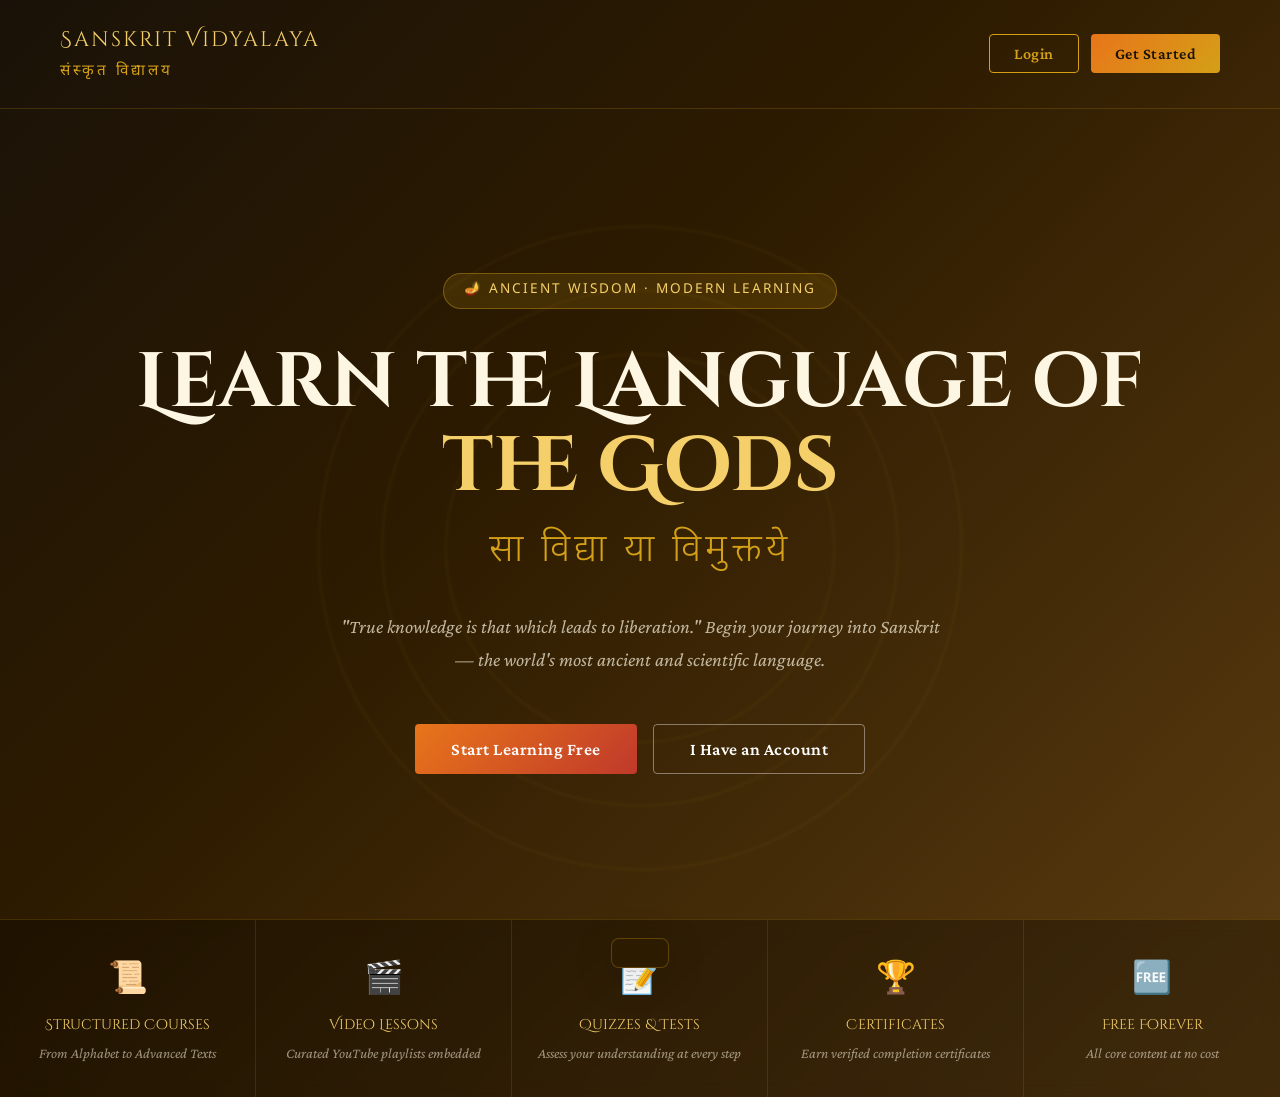
<file: index.html>
<!DOCTYPE html>
<!--
  ╔══════════════════════════════════════════════════════════════╗
  ║          SANSKRIT VIDYALAYA — संस्कृत विद्यालय               ║
  ║          Main Entry Point: Landing Page                      ║
  ║                                                              ║
  ║  File       : index.html                                     ║
  ║  Purpose    : Landing / Home page shown to unauthenticated   ║
  ║               visitors. Contains hero section, feature       ║
  ║               highlights, and navigation to Login / Register ║
  ║  Dependencies: css/styles.css, js/app.js                     ║
  ║  Author     : Sanskrit Vidyalaya Dev Team                    ║
  ╚══════════════════════════════════════════════════════════════╝
-->
<html lang="en">
<head>
  <meta charset="UTF-8" />
  <meta name="viewport" content="width=device-width, initial-scale=1.0" />
  <title>Sanskrit Vidyalaya – संस्कृत विद्यालय</title>

  <!-- Google Fonts: Cinzel Decorative (headings), Crimson Pro (body), Noto Sans Devanagari (Sanskrit text) -->
  <link href="https://fonts.googleapis.com/css2?family=Cinzel+Decorative:wght@400;700&family=Crimson+Pro:ital,wght@0,300;0,400;0,600;1,300;1,400&family=Noto+Sans+Devanagari:wght@300;400;500;700&display=swap" rel="stylesheet" />

  <!-- Main stylesheet — all design tokens, components, layout rules -->
  <link rel="stylesheet" href="css/styles.css" />
</head>
<body>

  <!-- ┌─────────────────────────────────────────────────────────┐
       │  LANDING PAGE WRAPPER                                   │
       │  Full-screen dark background with mandala animation     │
       └─────────────────────────────────────────────────────────┘ -->
  <div id="page-landing" class="page active">

    <!-- Decorative rotating mandala pattern (CSS-only, pure opacity) -->
    <div class="mandala-bg" aria-hidden="true"></div>

    <!-- ── Top Navigation Bar ─────────────────────────── -->
    <nav class="landing-nav" role="navigation" aria-label="Main navigation">
      <div class="nav-brand">
        <!-- Brand name in English and Devanagari -->
        <div class="logo-text">Sanskrit Vidyalaya</div>
        <span class="logo-devanagari" lang="sa">संस्कृत विद्यालय</span>
      </div>

      <div class="nav-buttons">
        <!-- Redirects to login.html -->
        <button class="btn btn-outline" onclick="window.location='pages/login.html'">Login</button>
        <!-- Redirects to register.html -->
        <button class="btn btn-solid"   onclick="window.location='pages/register.html'">Get Started</button>
      </div>
    </nav>

    <!-- ── Hero Section ───────────────────────────────── -->
    <section class="hero" aria-labelledby="hero-heading">

      <!-- Small decorative top badge -->
      <div class="hero-badge" role="text">🪔 Ancient Wisdom · Modern Learning</div>

      <!-- Primary heading — staggered CSS fade-up animation -->
      <h1 class="hero-title" id="hero-heading">
        Learn the Language of<br /><span>the Gods</span>
      </h1>

      <!-- Sanskrit quote in Devanagari with meaning -->
      <div class="hero-devanagari" lang="sa" title="True knowledge is that which leads to liberation">
        सा विद्या या विमुक्तये
      </div>

      <p class="hero-subtitle">
        "True knowledge is that which leads to liberation." Begin your journey into
        Sanskrit — the world's most ancient and scientific language.
      </p>

      <div class="hero-cta">
        <button class="btn btn-primary" onclick="window.location='pages/register.html'">
          Start Learning Free
        </button>
        <button class="btn btn-secondary" onclick="window.location='pages/login.html'">
          I Have an Account
        </button>
      </div>
    </section>

    <!-- ── Feature Strip ──────────────────────────────── -->
    <!-- Five feature highlights rendered as a responsive grid strip -->
    <div class="features-strip" role="list" aria-label="Platform features">

      <div class="feature-item" role="listitem">
        <span class="feature-icon" aria-hidden="true">📜</span>
        <h3>Structured Courses</h3>
        <p>From Alphabet to Advanced Texts</p>
      </div>

      <div class="feature-item" role="listitem">
        <span class="feature-icon" aria-hidden="true">🎬</span>
        <h3>Video Lessons</h3>
        <p>Curated YouTube playlists embedded</p>
      </div>

      <div class="feature-item" role="listitem">
        <span class="feature-icon" aria-hidden="true">📝</span>
        <h3>Quizzes &amp; Tests</h3>
        <p>Assess your understanding at every step</p>
      </div>

      <div class="feature-item" role="listitem">
        <span class="feature-icon" aria-hidden="true">🏆</span>
        <h3>Certificates</h3>
        <p>Earn verified completion certificates</p>
      </div>

      <div class="feature-item" role="listitem">
        <span class="feature-icon" aria-hidden="true">🆓</span>
        <h3>Free Forever</h3>
        <p>All core content at no cost</p>
      </div>

    </div>
  </div><!-- /#page-landing -->

  <!-- Global toast notification (shared across all pages via JS) -->
  <div class="toast" id="toast" role="status" aria-live="polite"></div>

</body>
</html>
</file>
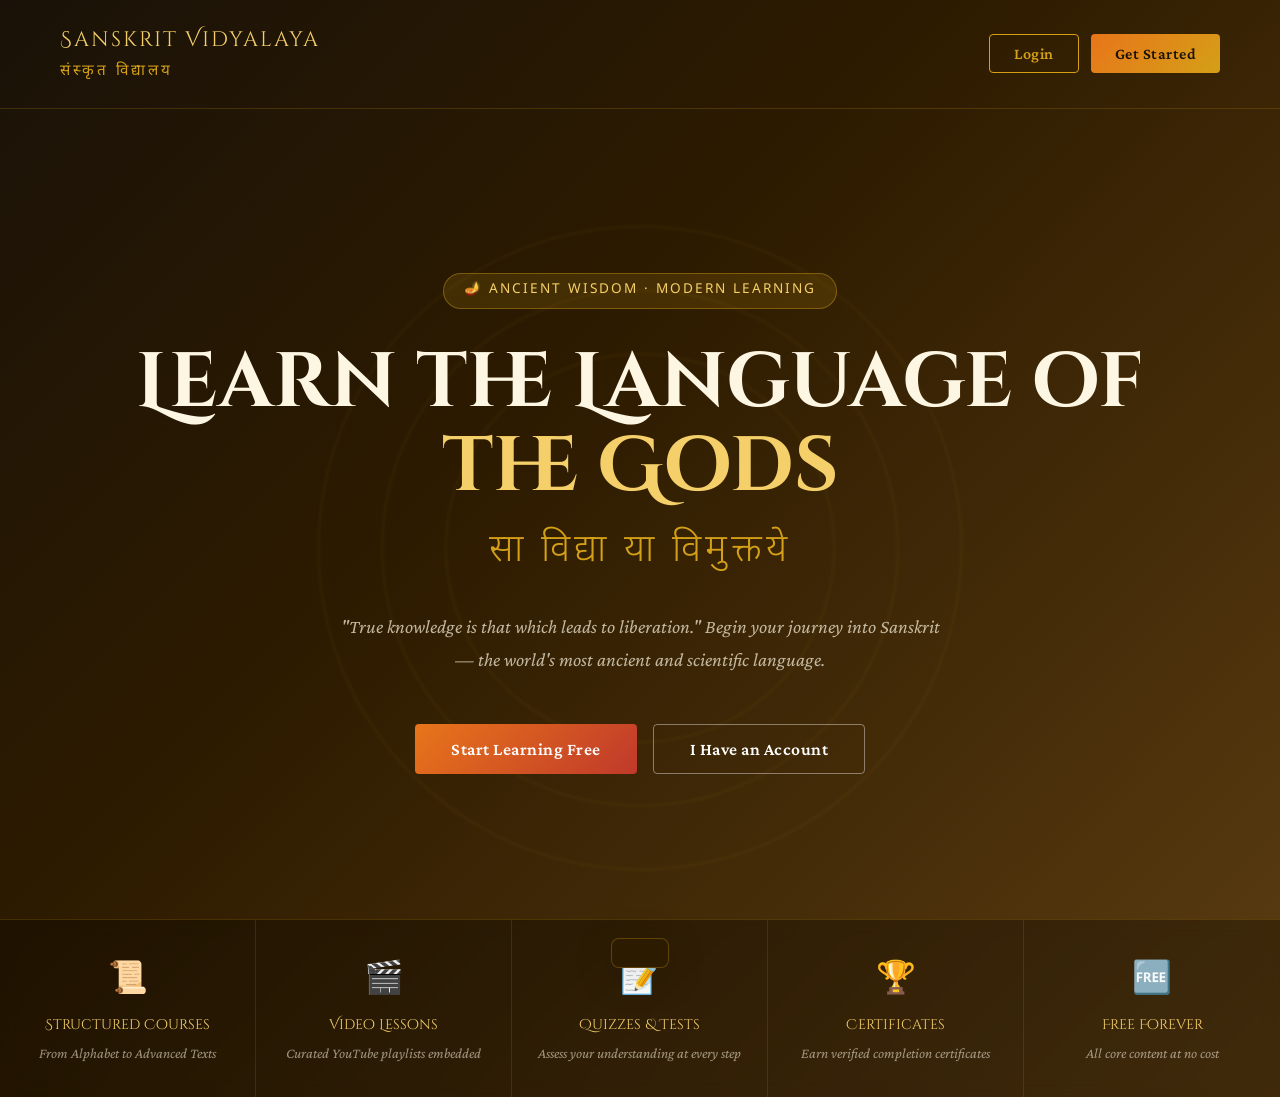
<file: pages/index.html>
<!DOCTYPE html>
<!--
  ╔══════════════════════════════════════════════════════════════╗
  ║          SANSKRIT VIDYALAYA — संस्कृत विद्यालय               ║
  ║          Main Entry Point: Landing Page                      ║
  ║                                                              ║
  ║  File       : index.html                                     ║
  ║  Purpose    : Landing / Home page shown to unauthenticated   ║
  ║               visitors. Contains hero section, feature       ║
  ║               highlights, and navigation to Login / Register ║
  ║  Dependencies: css/styles.css, js/app.js                     ║
  ║  Author     : Sanskrit Vidyalaya Dev Team                    ║
  ╚══════════════════════════════════════════════════════════════╝
-->
<html lang="en">
<head>
  <meta charset="UTF-8" />
  <meta name="viewport" content="width=device-width, initial-scale=1.0" />
  <title>Sanskrit Vidyalaya – संस्कृत विद्यालय</title>

  <!-- Google Fonts: Cinzel Decorative (headings), Crimson Pro (body), Noto Sans Devanagari (Sanskrit text) -->
  <link href="https://fonts.googleapis.com/css2?family=Cinzel+Decorative:wght@400;700&family=Crimson+Pro:ital,wght@0,300;0,400;0,600;1,300;1,400&family=Noto+Sans+Devanagari:wght@300;400;500;700&display=swap" rel="stylesheet" />

  <!-- Main stylesheet — all design tokens, components, layout rules -->
  <link rel="stylesheet" href="../css/styles.css" />
</head>
<body>

  <!-- ┌─────────────────────────────────────────────────────────┐
       │  LANDING PAGE WRAPPER                                   │
       │  Full-screen dark background with mandala animation     │
       └─────────────────────────────────────────────────────────┘ -->
  <div id="page-landing" class="page active">

    <!-- Decorative rotating mandala pattern (CSS-only, pure opacity) -->
    <div class="mandala-bg" aria-hidden="true"></div>

    <!-- ── Top Navigation Bar ─────────────────────────── -->
    <nav class="landing-nav" role="navigation" aria-label="Main navigation">
      <div class="nav-brand">
        <!-- Brand name in English and Devanagari -->
        <div class="logo-text">Sanskrit Vidyalaya</div>
        <span class="logo-devanagari" lang="sa">संस्कृत विद्यालय</span>
      </div>

      <div class="nav-buttons">
        <!-- Redirects to login.html -->
        <button class="btn btn-outline" onclick="window.location='../pages/login.html'">Login</button>
        <!-- Redirects to register.html -->
        <button class="btn btn-solid"   onclick="window.location='../pages/register.html'">Get Started</button>
      </div>
    </nav>

    <!-- ── Hero Section ───────────────────────────────── -->
    <section class="hero" aria-labelledby="hero-heading">

      <!-- Small decorative top badge -->
      <div class="hero-badge" role="text">🪔 Ancient Wisdom · Modern Learning</div>

      <!-- Primary heading — staggered CSS fade-up animation -->
      <h1 class="hero-title" id="hero-heading">
        Learn the Language of<br /><span>the Gods</span>
      </h1>

      <!-- Sanskrit quote in Devanagari with meaning -->
      <div class="hero-devanagari" lang="sa" title="True knowledge is that which leads to liberation">
        सा विद्या या विमुक्तये
      </div>

      <p class="hero-subtitle">
        "True knowledge is that which leads to liberation." Begin your journey into
        Sanskrit — the world's most ancient and scientific language.
      </p>

      <div class="hero-cta">
        <button class="btn btn-primary" onclick="window.location='../pages/register.html'">
          Start Learning Free
        </button>
        <button class="btn btn-secondary" onclick="window.location='../pages/login.html'">
          I Have an Account
        </button>
      </div>
    </section>

    <!-- ── Feature Strip ──────────────────────────────── -->
    <!-- Five feature highlights rendered as a responsive grid strip -->
    <div class="features-strip" role="list" aria-label="Platform features">

      <div class="feature-item" role="listitem">
        <span class="feature-icon" aria-hidden="true">📜</span>
        <h3>Structured Courses</h3>
        <p>From Alphabet to Advanced Texts</p>
      </div>

      <div class="feature-item" role="listitem">
        <span class="feature-icon" aria-hidden="true">🎬</span>
        <h3>Video Lessons</h3>
        <p>Curated YouTube playlists embedded</p>
      </div>

      <div class="feature-item" role="listitem">
        <span class="feature-icon" aria-hidden="true">📝</span>
        <h3>Quizzes &amp; Tests</h3>
        <p>Assess your understanding at every step</p>
      </div>

      <div class="feature-item" role="listitem">
        <span class="feature-icon" aria-hidden="true">🏆</span>
        <h3>Certificates</h3>
        <p>Earn verified completion certificates</p>
      </div>

      <div class="feature-item" role="listitem">
        <span class="feature-icon" aria-hidden="true">🆓</span>
        <h3>Free Forever</h3>
        <p>All core content at no cost</p>
      </div>

    </div>
  </div><!-- /#page-landing -->

  <!-- Global toast notification (shared across all pages via JS) -->
  <div class="toast" id="toast" role="status" aria-live="polite"></div>

</body>
</html>
</file>
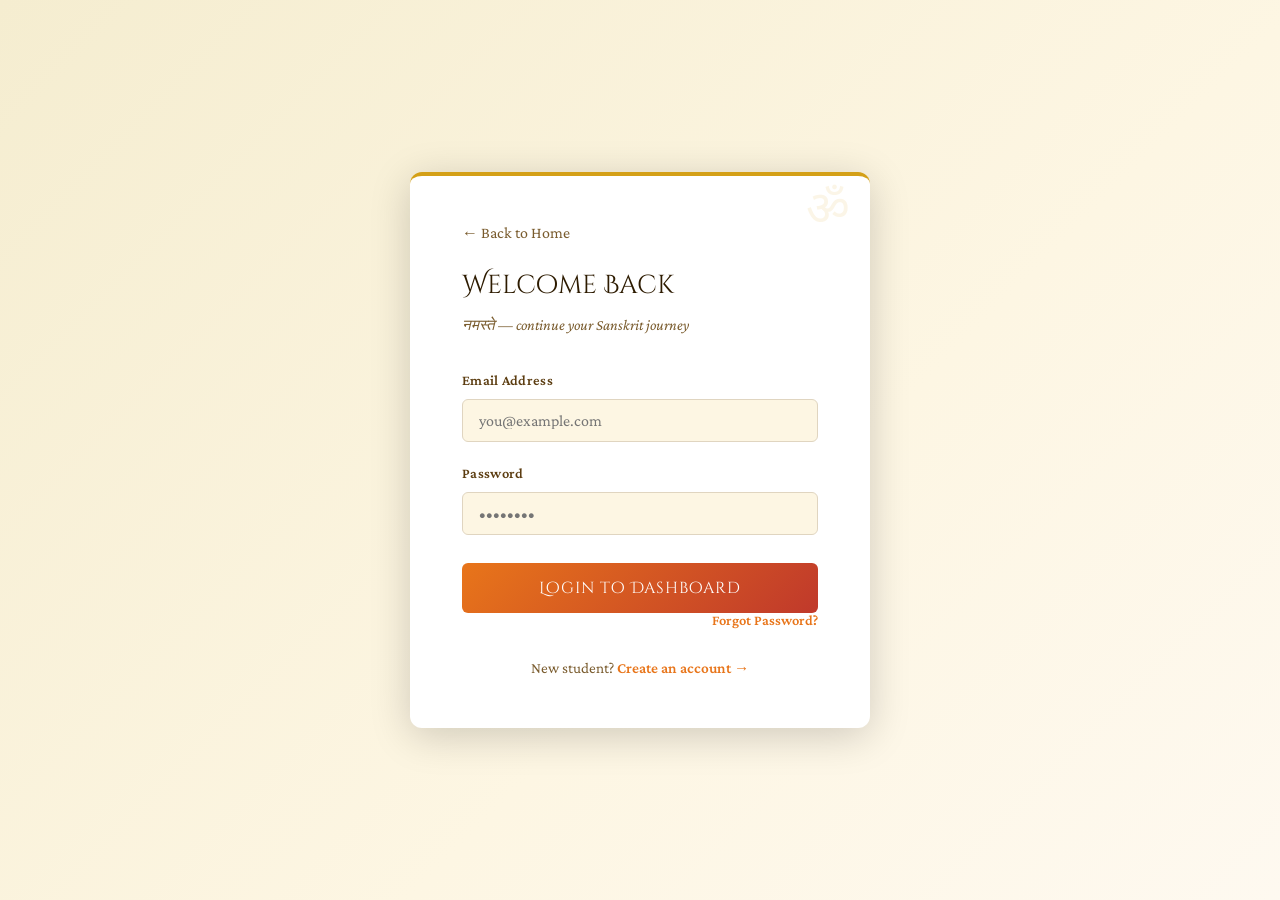
<file: pages/certificate.html>
<!DOCTYPE html>
<!--
  ╔══════════════════════════════════════════════════════════════╗
  ║          SANSKRIT VIDYALAYA — Certificate Page               ║
  ║                                                              ║
  ║  File       : pages/certificate.html                         ║
  ║  Purpose    : Displays a printable completion certificate    ║
  ║               for students who passed the course quiz.       ║
  ║               Certificate includes student name, course,     ║
  ║               quiz score, issue date, and a unique cert ID.  ║
  ║                                                              ║
  ║  URL Params : ?course=<id>                                   ║
  ║               Score and student name come from localStorage  ║
  ║               via auth.js / getUserData().                   ║
  ║                                                              ║
  ║  Print      : Window.print() opens system print dialog.      ║
  ║               CSS @media print rules hide the header/buttons ║
  ║               so only the certificate card is printed.       ║
  ║                                                              ║
  ║  Dependencies:                                               ║
  ║    ../css/styles.css     – certificate styles                ║
  ║    ../js/data.js         – COURSES array                     ║
  ║    ../js/auth.js         – getSession(), getUserData()       ║
  ╚══════════════════════════════════════════════════════════════╝
-->
<html lang="en">
<head>
  <meta charset="UTF-8" />
  <meta name="viewport" content="width=device-width, initial-scale=1.0" />
  <title>Certificate – Sanskrit Vidyalaya</title>
  <link href="https://fonts.googleapis.com/css2?family=Cinzel+Decorative:wght@400;700&family=Crimson+Pro:ital,wght@0,300;0,400;0,600;1,300;1,400&family=Noto+Sans+Devanagari:wght@300;400;500;700&display=swap" rel="stylesheet" />
  <link rel="stylesheet" href="../css/styles.css" />

  <!-- Print-only CSS: hide everything except the certificate card -->
  <style>
    @media print {
      .app-header,
      .cert-actions { display: none !important; }
      body { background: white !important; }
      .certificate-container { padding: 0 !important; }
      .certificate { box-shadow: none !important; margin: 0 auto; }
    }
  </style>
</head>
<body>

  <!-- Header (hidden on print) -->
  <header class="app-header" role="banner">
    <div class="app-logo">संस्कृत Vidyalaya</div>
    <button class="btn-logout" onclick="window.location='dashboard.html'">← Dashboard</button>
  </header>

  <!-- ┌─────────────────────────────────────────────────────────┐
       │  CERTIFICATE CONTAINER                                  │
       │  Centred, full-height flex column                       │
       └─────────────────────────────────────────────────────────┘ -->
  <div class="certificate-container" role="main">

    <!-- ══════════════════════════════════════════════════
         CERTIFICATE CARD
         ──────────────────────────────────────────────────
         Styled as a formal parchment document with:
           • Double-line border frame
           • Corner decorations
           • Gold OM symbol
           • Student name, course, score, date, cert ID
    ══════════════════════════════════════════════════ -->
    <div class="certificate" role="document" aria-label="Completion certificate">

      <!-- Corner decorations (purely decorative) -->
      <div class="cert-corner tl" aria-hidden="true"></div>
      <div class="cert-corner tr" aria-hidden="true"></div>
      <div class="cert-corner bl" aria-hidden="true"></div>
      <div class="cert-corner br" aria-hidden="true"></div>

      <!-- OM symbol header -->
      <span class="cert-om" lang="sa" aria-label="Om">ॐ</span>

      <!-- Issuing institution -->
      <div class="cert-school">Sanskrit Vidyalaya</div>
      <div class="cert-line" aria-hidden="true"></div>

      <!-- Certificate heading -->
      <h1 class="cert-heading">Certificate of Completion</h1>
      <p class="cert-presents">This is to certify that</p>

      <!-- Student name — filled by JS below -->
      <div class="cert-name" id="cert-name">Student Name</div>

      <p class="cert-body">has successfully completed the course</p>

      <!-- Course title — filled by JS below -->
      <div class="cert-course" id="cert-course">Course Name</div>

      <!-- Quiz score badge — filled by JS below -->
      <div class="cert-score" id="cert-score">Quiz Score: —</div>

      <!-- Issue date — filled by JS below -->
      <p class="cert-date" id="cert-date">Issued on: —</p>

      <!-- Footer: signature + certificate ID -->
      <div class="cert-footer">
        <div>
          <span class="cert-sign">Sanskrit Vidyalaya</span>
          <small lang="sa">संस्कृत विद्यालय</small>
        </div>
        <div style="text-align:right">
          <!-- Unique cert ID — generated by JS below -->
          <span class="cert-sign" id="cert-id-text">#SV-000000</span>
          <small>Certificate ID</small>
        </div>
      </div>

    </div><!-- /.certificate -->

    <!-- Action buttons (hidden on print) -->
    <div class="cert-actions">
      <!-- Triggers system print dialog; CSS hides non-cert elements -->
      <button class="btn-download" onclick="window.print()">
        ⬇ Download / Print Certificate
      </button>

      <button
        class="btn"
        style="margin-top:12px;background:none;border:1px solid var(--text-light);color:var(--text-light);padding:10px 24px;cursor:pointer;border-radius:4px;font-family:'Crimson Pro',serif;font-size:1rem;"
        onclick="window.location='dashboard.html'"
      >Back to Dashboard</button>
    </div>

  </div><!-- /.certificate-container -->

  <div class="toast" id="toast" role="status" aria-live="polite"></div>

  <script src="../js/data.js"></script>
  <script src="../js/auth.js"></script>

  <script>
    /**
     * Certificate Page Init
     * ──────────────────────
     * Reads the course ID from the URL, fetches the student's
     * saved quiz score, and populates all certificate fields.
     *
     * Fields populated:
     *   #cert-name    – student's full name from session
     *   #cert-course  – course title + Devanagari name
     *   #cert-score   – quiz score percentage
     *   #cert-date    – today's date formatted for India locale
     *   #cert-id-text – unique certificate ID (SV-<courseId>-<timestamp>)
     */
    (function initCertificate() {
      // ── Session guard ──────────────────────────────────
      const user = getSession();
      if (!user) { window.location = 'login.html'; return; }

      // ── Resolve course from URL ────────────────────────
      const params   = new URLSearchParams(window.location.search);
      const courseId = parseInt(params.get('course'), 10);
      const course   = COURSES.find(c => c.id === courseId);

      if (!course) {
        alert('Certificate not found. Returning to dashboard.');
        window.location = 'dashboard.html';
        return;
      }

      // ── Fetch saved quiz score ─────────────────────────
      const ud    = getUserData(user.email); // from auth.js
      const score = (ud.quizScores && ud.quizScores[courseId]) || 0;

      // ── Populate certificate fields ────────────────────
      document.getElementById('cert-name').textContent   = user.name;
      document.getElementById('cert-course').textContent = `${course.title} (${course.devanagari})`;
      document.getElementById('cert-score').textContent  = `Quiz Score: ${score}%`;

      // Format date: "27 February 2026"
      const now = new Date().toLocaleDateString('en-IN', {
        day: 'numeric', month: 'long', year: 'numeric'
      });
      document.getElementById('cert-date').textContent = `Issued on: ${now}`;

      // Generate a unique certificate ID using course ID + timestamp tail
      const certId = `SV-${String(courseId).padStart(2, '0')}-${Date.now().toString().slice(-6)}`;
      document.getElementById('cert-id-text').textContent = `#${certId}`;
    })();
  </script>

</body>
</html>
</file>
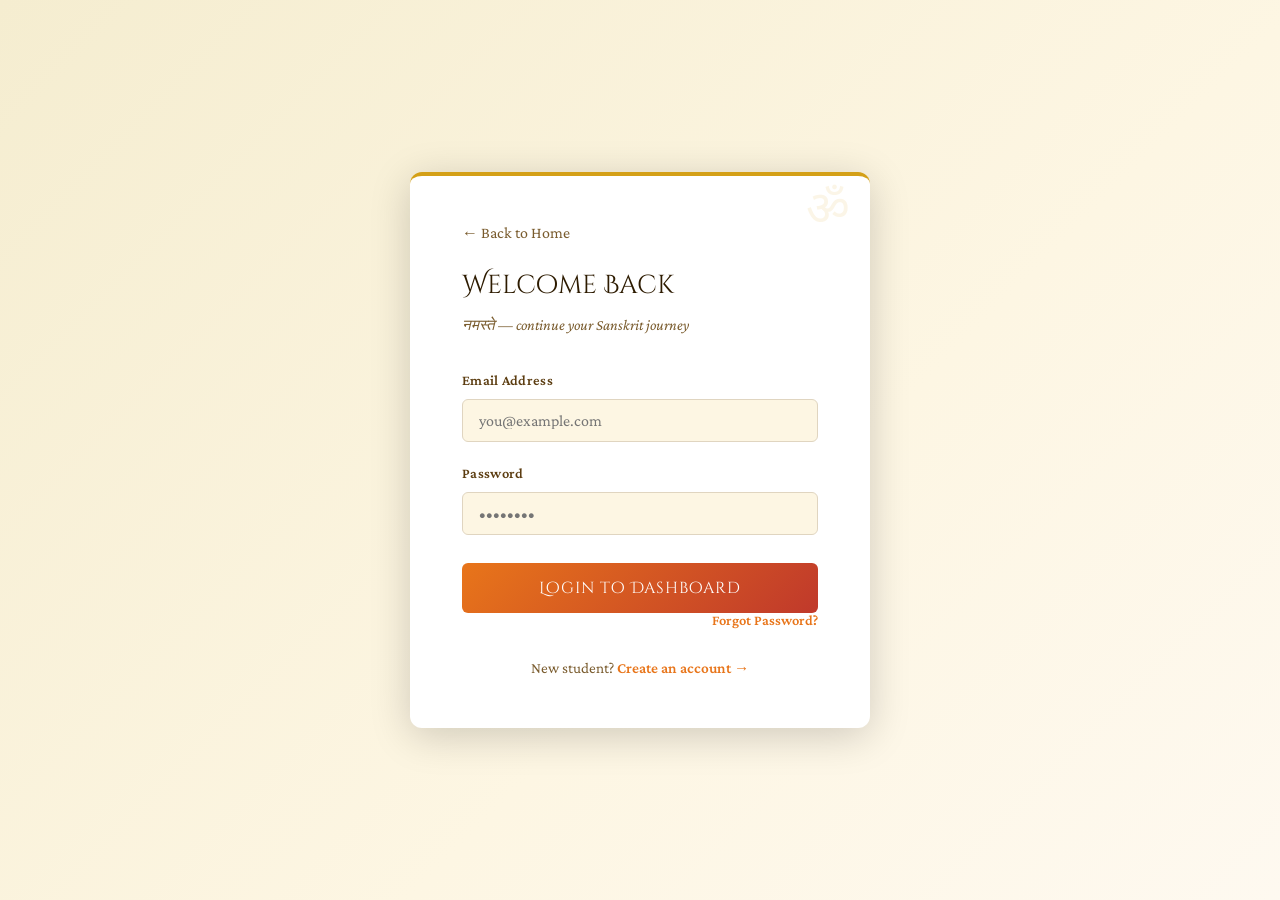
<file: pages/dashboard.html>
<!DOCTYPE html>
<!--
  ╔══════════════════════════════════════════════════════════════╗
  ║          SANSKRIT VIDYALAYA — Dashboard                      ║
  ║                                                              ║
  ║  File       : pages/dashboard.html                           ║
  ║  Purpose    : Main authenticated area. Houses two tabs:      ║
  ║               1. All Courses  – browse & enroll              ║
  ║               2. My Learning  – enrolled courses + progress  ║
  ║  Access     : Requires active session (checked by app.js).   ║
  ║               Unauthenticated users → redirected to login.   ║
  ║  Dependencies:                                               ║
  ║    ../css/styles.css – layout & component styles             ║
  ║    ../js/data.js     – COURSES array & QUIZZES object        ║
  ║    ../js/auth.js     – session management & logout           ║
  ║    ../js/app.js      – renderCourses(), renderMyLearning(),  ║
  ║                        enrollCourse(), openCourse()          ║
  ╚══════════════════════════════════════════════════════════════╝
-->
<html lang="en">
<head>
  <meta charset="UTF-8" />
  <meta name="viewport" content="width=device-width, initial-scale=1.0" />
  <title>Dashboard – Sanskrit Vidyalaya</title>
  <link href="https://fonts.googleapis.com/css2?family=Cinzel+Decorative:wght@400;700&family=Crimson+Pro:ital,wght@0,300;0,400;0,600;1,300;1,400&family=Noto+Sans+Devanagari:wght@300;400;500;700&display=swap" rel="stylesheet" />
  <link rel="stylesheet" href="../css/styles.css" />
</head>
<body>

  <!-- ┌─────────────────────────────────────────────────────────┐
       │  STICKY APP HEADER                                      │
       │  Contains: logo | tab navigation | user info | logout   │
       └─────────────────────────────────────────────────────────┘ -->
  <header class="app-header" role="banner">

    <!-- Brand logo (left) -->
    <div class="app-logo" aria-label="Sanskrit Vidyalaya">
      <span style="font-size:1.3rem;">🕉</span> SanskritVidya
    </div>

    <!-- ── Tab Navigation ─────────────────────────────── -->
    <!--
      Tabs switch between the two main sections below.
      Active tab is highlighted via .active-tab class.
      showSection() in app.js handles the switching logic.
    -->
    <nav class="app-nav" role="navigation" aria-label="Dashboard sections">
      <button
        class="nav-tab active-tab"
        onclick="showSection('courses', this)"
        aria-selected="true"
      >🏠 Home</button>

      <button
        class="nav-tab"
        onclick="showSection('my-learning', this)"
        aria-selected="false"
      >📚 Courses</button>

      <button
        class="nav-tab"
        onclick="showSection('profile', this)"
        aria-selected="false"
      >👤 Profile</button>
    </nav>

    <!-- ── User Info & Logout ──────────────────────────── -->
    <!-- Populated by auth.js on page load -->
    <div class="user-info">
      <div class="user-avatar" id="user-avatar-text" aria-hidden="true">S</div>
      <span class="user-name"  id="user-display-name">Student</span>
      <!-- doLogout() clears session and redirects to index.html -->
      <button class="btn-logout" onclick="doLogout()">Sign Out</button>
    </div>

  </header>

  <!-- ══════════════════════════════════════════════════════
       SECTION 1: ALL COURSES
       ──────────────────────────────────────────────────────
       Default visible section. Course cards are injected
       dynamically by renderCourses() in app.js.
  ══════════════════════════════════════════════════════ -->
  <section id="section-courses" class="section active-section" aria-label="All courses">

    <!-- Decorative header banner -->
    <div class="section-header">
      <div class="section-title">Explore Courses</div>
      <p class="section-desc">Choose your path through the sacred language of the Vedas</p>
    </div>

    <!--
      Course cards grid — populated by app.js → renderCourses().
      Each card has: thumbnail, level badge, title, description,
      lesson count, and an Enroll / Continue button.
    -->
    <div class="courses-grid" id="courses-grid" role="list" aria-label="Available courses">
      <!-- Injected by renderCourses() in app.js -->
    </div>

  </section>

  <!-- ══════════════════════════════════════════════════════
       SECTION 2: MY LEARNING
       ──────────────────────────────────────────────────────
       Hidden initially. Shows enrolled courses with progress
       bars. Populated by renderMyLearning() in app.js.
  ══════════════════════════════════════════════════════ -->
  <section id="section-my-learning" class="section" aria-label="My learning">

    <div class="section-header">
      <div class="section-title">My Learning</div>
      <p class="section-desc">Your enrolled courses and progress</p>
    </div>

    <!--
      Enrolled course list — populated by app.js → renderMyLearning().
      Each row shows: course icon, title, progress bar, quiz score,
      and a Continue button.
    -->
    <div class="my-learning-container" id="my-learning-list">
      <!-- Injected by renderMyLearning() in app.js -->
    </div>

  </section>

  <!-- ══════════════════════════════════════════════════════
       SECTION 3: PROFILE
       ──────────────────────────────────────────────────────
       Shows user profile info, stats, certificates,
       and password update option.
  ══════════════════════════════════════════════════════ -->
  <section id="section-profile" class="section" aria-label="My profile">

    <div class="section-header">
      <div class="section-title">My Profile</div>
      <p class="section-desc">Your Sanskrit learning journey</p>
    </div>

    <div class="profile-container">
      <div class="profile-card">

        <!-- Avatar -->
        <div class="profile-avatar" id="profile-avatar">P</div>

        <!-- Name & Email -->
        <div class="profile-name" id="profile-name">Student</div>
        <div class="profile-email" id="profile-email">student@email.com</div>

        <!-- Stats Row -->
        <div class="profile-stats">
          <div class="profile-stat-item">
            <span class="profile-stat-num" id="stat-enrolled">0</span>
            <span class="profile-stat-label">Enrolled</span>
          </div>
          <div class="profile-stat-item">
            <span class="profile-stat-num" id="stat-videos-done">0</span>
            <span class="profile-stat-label">Videos Done</span>
          </div>
          <div class="profile-stat-item">
            <span class="profile-stat-num" id="stat-certificates">0</span>
            <span class="profile-stat-label">Certificates</span>
          </div>
        </div>

        <!-- Certificates Earned -->
        <div class="profile-certificates-section">
          <h3 class="profile-section-heading">🏆 Certificates Earned</h3>
          <div id="profile-certificates-list">
            <p class="profile-empty-msg">Complete courses and pass quizzes to earn certificates.</p>
          </div>
        </div>

        <!-- Update Password -->
        <div class="profile-password-section">
          <h3 class="profile-section-heading">🔒 Update Password</h3>
          <div class="profile-password-form">
            <div class="form-group">
              <label for="current-password">Current Password</label>
              <input type="password" id="current-password" placeholder="Enter current password" />
            </div>
            <div class="form-group">
              <label for="new-password">New Password</label>
              <input type="password" id="new-password" placeholder="Enter new password (min 6 chars)" />
            </div>
            <div class="form-group">
              <label for="confirm-password">Confirm New Password</label>
              <input type="password" id="confirm-password" placeholder="Confirm new password" />
            </div>
            <div class="error-msg" id="password-error" style="display:none;"></div>
            <div class="success-msg" id="password-success" style="display:none;"></div>
            <button class="btn-update-password" onclick="doUpdatePassword()">Update Password</button>
          </div>
        </div>

      </div><!-- /.profile-card -->
    </div><!-- /.profile-container -->

  </section>

  <!-- Global toast notification -->
  <div class="toast" id="toast" role="status" aria-live="polite"></div>

  <!-- Load order matters: data first, then auth, then app logic -->
  <script src="../js/data.js"></script>
  <script src="../js/auth.js"></script>
  <script src="../js/app.js"></script>

  <script>
    /**
     * Dashboard Init
     * -------------
     * 1. Verify user session exists (auth.js).
     *    If not → redirect to login page.
     * 2. Populate header with user's name & avatar initial.
     * 3. Render the default "All Courses" section.
     */
    (function initDashboard() {
      const user = getSession(); // defined in auth.js
      if (!user) {
        window.location = 'login.html';
        return;
      }
      // Set avatar letter and display name in the header
      const initial = user.name.charAt(0).toUpperCase();
      document.getElementById('user-avatar-text').textContent = initial;
      document.getElementById('user-display-name').textContent = user.name;

      // Populate profile section
      document.getElementById('profile-avatar').textContent = initial;
      document.getElementById('profile-name').textContent = user.name;
      document.getElementById('profile-email').textContent = user.email;

      // Render course cards
      renderCourses(); // defined in app.js
    })();
  </script>

</body>
</html>
</file>
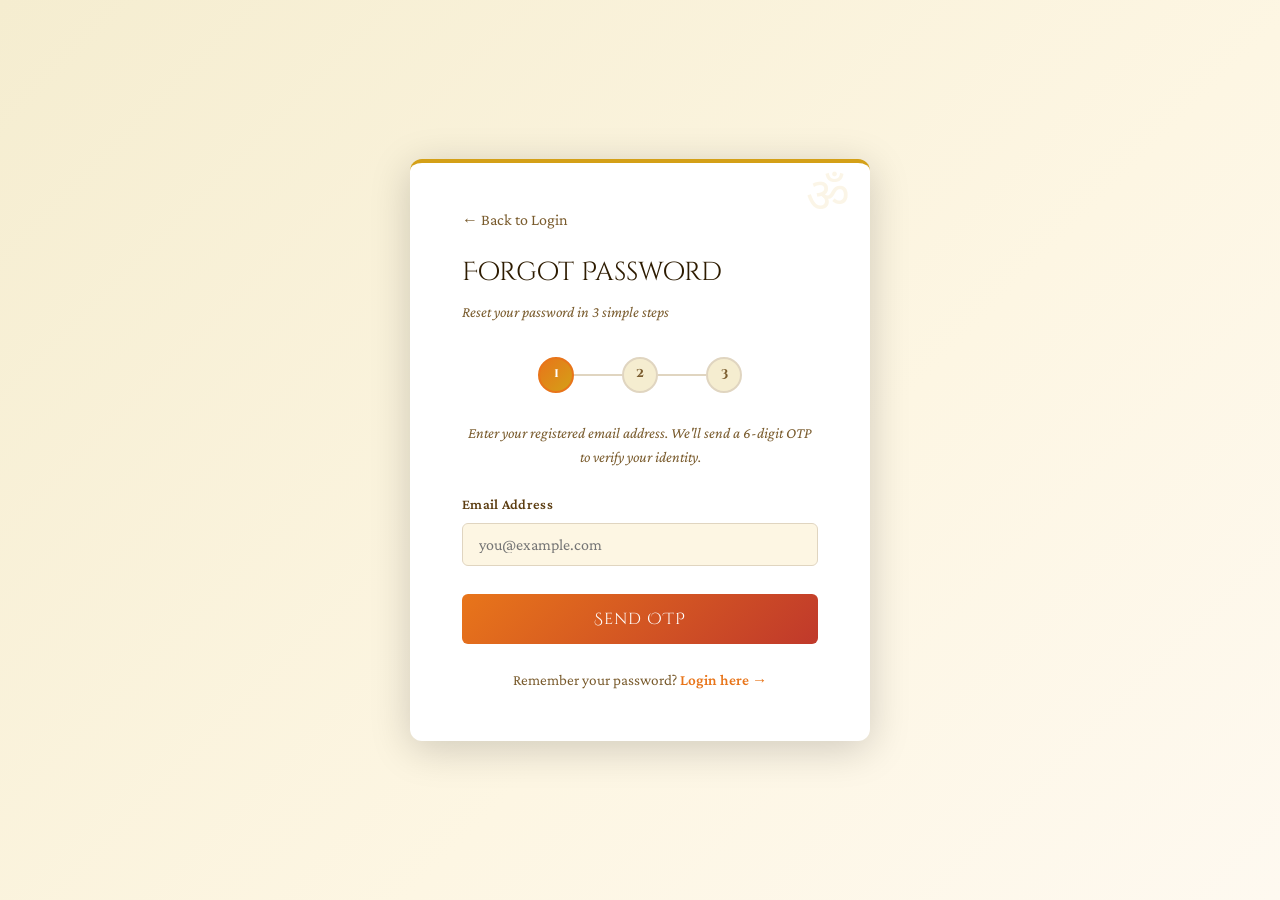
<file: pages/forgot-password.html>
<!DOCTYPE html>
<!--
  ╔══════════════════════════════════════════════════════════════╗
  ║          SANSKRIT VIDYALAYA — Forgot Password                ║
  ║                                                              ║
  ║  File       : pages/forgot-password.html                     ║
  ║  Purpose    : 3-step password reset flow:                    ║
  ║               1. Enter registered email → OTP sent           ║
  ║               2. Enter OTP to verify identity                 ║
  ║               3. Set new password + confirm                   ║
  ║  Dependencies: ../css/styles.css, ../js/auth.js              ║
  ║  On Success : Redirects → login.html                         ║
  ╚══════════════════════════════════════════════════════════════╝
-->
<html lang="en">
<head>
  <meta charset="UTF-8" />
  <meta name="viewport" content="width=device-width, initial-scale=1.0" />
  <title>Forgot Password – Sanskrit Vidyalaya</title>
  <link href="https://fonts.googleapis.com/css2?family=Cinzel+Decorative:wght@400;700&family=Crimson+Pro:ital,wght@0,300;0,400;0,600;1,300;1,400&family=Noto+Sans+Devanagari:wght@300;400;500;700&display=swap" rel="stylesheet" />
  <link rel="stylesheet" href="../css/styles.css" />
</head>
<body class="auth-body">

  <div class="auth-card" role="main">

    <span class="auth-om" aria-hidden="true">ॐ</span>

    <button class="auth-back" onclick="window.location='login.html'">← Back to Login</button>

    <h1 class="auth-title">Forgot Password</h1>
    <p class="auth-subtitle">Reset your password in 3 simple steps</p>

    <!-- ── Shared error / success banners ─────────────────── -->
    <div class="error-msg" id="forgot-error" role="alert" aria-live="assertive"></div>
    <div class="success-msg" id="forgot-success" role="status" aria-live="polite"></div>

    <!-- ═══════════════════════════════════════════════════════
         STEP 1: Enter Email
    ═══════════════════════════════════════════════════════ -->
    <div id="forgot-step-email">

      <!-- Step indicator -->
      <div class="forgot-step-indicator">
        <div class="step-dot active">1</div>
        <div class="step-line"></div>
        <div class="step-dot">2</div>
        <div class="step-line"></div>
        <div class="step-dot">3</div>
      </div>

      <p class="forgot-instruction">
        Enter your registered email address. We'll send a 6-digit OTP to verify your identity.
      </p>

      <div class="form-group">
        <label for="forgot-email">Email Address</label>
        <input
          type="email"
          id="forgot-email"
          placeholder="you@example.com"
          autocomplete="email"
          required
        />
      </div>

      <button class="btn-auth" onclick="doSendOtp()">Send OTP</button>
    </div>

    <!-- ═══════════════════════════════════════════════════════
         STEP 2: Enter OTP
    ═══════════════════════════════════════════════════════ -->
    <div id="forgot-step-otp" style="display:none;">

      <div class="forgot-step-indicator">
        <div class="step-dot done">✓</div>
        <div class="step-line active"></div>
        <div class="step-dot active">2</div>
        <div class="step-line"></div>
        <div class="step-dot">3</div>
      </div>

      <p class="forgot-instruction">
        Enter the 6-digit OTP that was sent to your email.
      </p>

      <div class="form-group">
        <label for="forgot-otp">Enter OTP</label>
        <input
          type="text"
          id="forgot-otp"
          placeholder="6-digit code"
          maxlength="6"
          autocomplete="one-time-code"
          inputmode="numeric"
          required
        />
      </div>

      <button class="btn-auth" onclick="doVerifyOtp()">Verify OTP</button>

      <p class="otp-resend">
        Didn't receive the code? <a href="javascript:void(0)" onclick="doResendOtp()">Resend OTP</a>
      </p>
    </div>

    <!-- ═══════════════════════════════════════════════════════
         STEP 3: Reset Password
    ═══════════════════════════════════════════════════════ -->
    <div id="forgot-step-reset" style="display:none;">

      <div class="forgot-step-indicator">
        <div class="step-dot done">✓</div>
        <div class="step-line done"></div>
        <div class="step-dot done">✓</div>
        <div class="step-line active"></div>
        <div class="step-dot active">3</div>
      </div>

      <p class="forgot-instruction">
        Create your new password. Must be 8–16 characters with at least 1 uppercase letter, 1 number, and 1 special character.
      </p>

      <div class="form-group">
        <label for="reset-new-password">New Password</label>
        <input
          type="password"
          id="reset-new-password"
          placeholder="8–16 chars, 1 uppercase, 1 number, 1 special"
          minlength="8"
          maxlength="16"
          autocomplete="new-password"
          required
        />
      </div>

      <div class="form-group">
        <label for="reset-confirm-password">Confirm Password</label>
        <input
          type="password"
          id="reset-confirm-password"
          placeholder="Re-enter your new password"
          minlength="8"
          maxlength="16"
          autocomplete="new-password"
          required
        />
      </div>

      <button class="btn-auth" onclick="doResetPassword()">Reset Password</button>
    </div>

    <!-- ── Back to login link ─────────────────────────────── -->
    <p class="auth-switch">
      Remember your password? <a href="login.html">Login here →</a>
    </p>

  </div><!-- /.auth-card -->

  <div class="toast" id="toast" role="status" aria-live="polite"></div>

  <script src="../js/auth.js"></script>
</body>
</html>
</file>
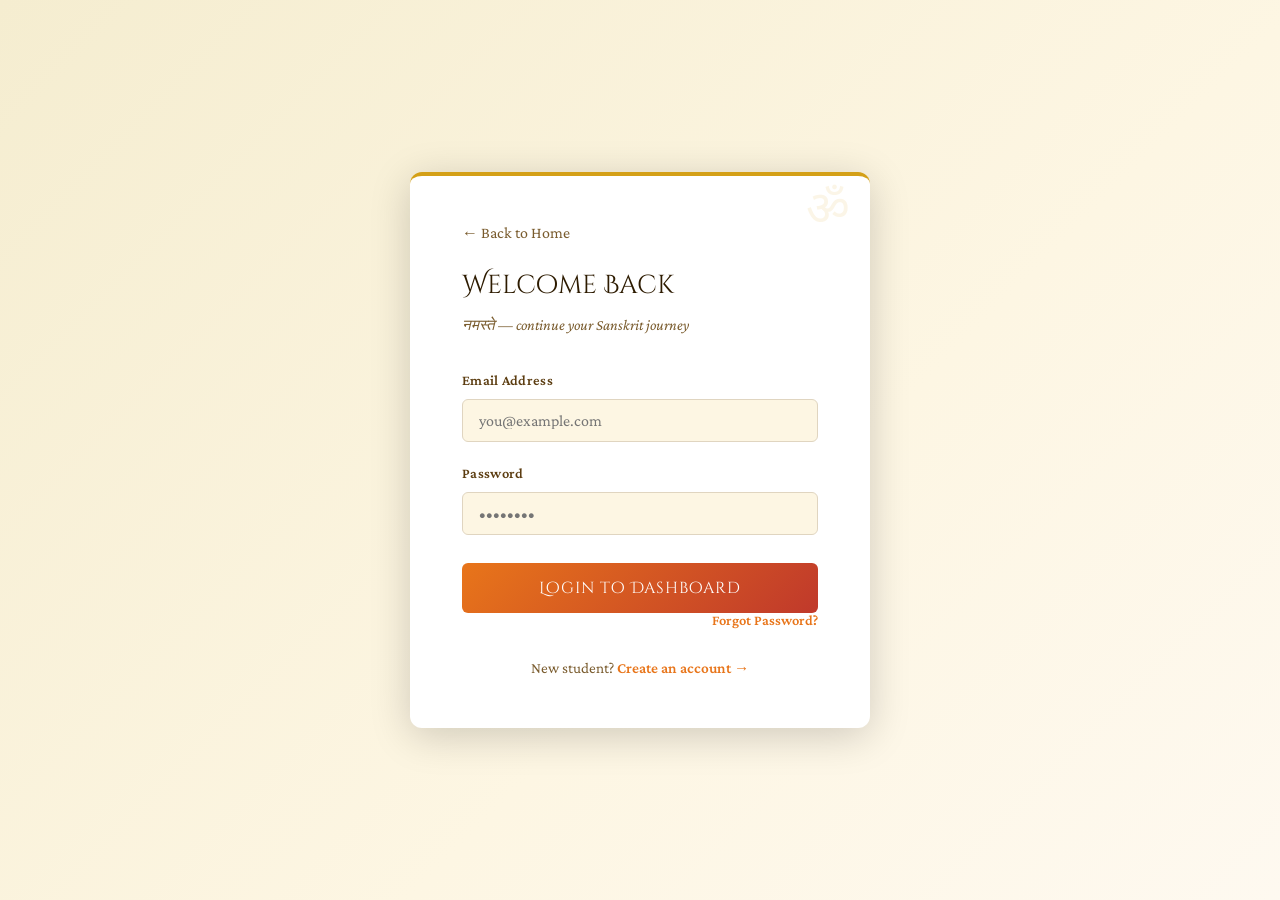
<file: pages/login.html>
<!DOCTYPE html>
<!--
  ╔══════════════════════════════════════════════════════════════╗
  ║          SANSKRIT VIDYALAYA — Login Page                     ║
  ║                                                              ║
  ║  File       : pages/login.html                               ║
  ║  Purpose    : Allows returning students to authenticate and  ║
  ║               access their dashboard. Validates credentials  ║
  ║               against localStorage-stored user accounts.    ║
  ║  Dependencies: ../css/styles.css, ../js/auth.js              ║
  ║  On Success : Redirects → dashboard.html                     ║
  ║  On Failure : Shows inline error message                     ║
  ╚══════════════════════════════════════════════════════════════╝
-->
<html lang="en">
<head>
  <meta charset="UTF-8" />
  <meta name="viewport" content="width=device-width, initial-scale=1.0" />
  <title>Login – Sanskrit Vidyalaya</title>
  <link href="https://fonts.googleapis.com/css2?family=Cinzel+Decorative:wght@400;700&family=Crimson+Pro:ital,wght@0,300;0,400;0,600;1,300;1,400&family=Noto+Sans+Devanagari:wght@300;400;500;700&display=swap" rel="stylesheet" />
  <link rel="stylesheet" href="../css/styles.css" />
</head>
<body class="auth-body">

  <!-- ┌─────────────────────────────────────────────────────────┐
       │  AUTH CARD — centred on screen                          │
       │  Has a top gold border, OM watermark, and form fields   │
       └─────────────────────────────────────────────────────────┘ -->
  <div class="auth-card" role="main">

    <!-- Decorative OM watermark (CSS pseudo-element backup) -->
    <span class="auth-om" aria-hidden="true">ॐ</span>

    <!-- Back link to landing page -->
    <button class="auth-back" onclick="window.location='../index.html'">← Back to Home</button>

    <!-- Card heading -->
    <h1 class="auth-title">Welcome Back</h1>
    <p class="auth-subtitle" lang="sa">नमस्ते — continue your Sanskrit journey</p>

    <!-- ── Inline error banner (hidden by default) ────────── -->
    <!-- Shown by auth.js when login fails -->
    <div class="error-msg" id="login-error" role="alert" aria-live="assertive">
      Invalid email or password. Please try again.
    </div>

    <!-- ── Login Form ──────────────────────────────────────── -->
    <!--
      NOTE: We use a <div>-based form (not <form>) to avoid page
      reloads. Submission is handled entirely by auth.js → doLogin().
    -->
    <div class="form-group">
      <label for="login-email">Email Address</label>
      <input
        type="email"
        id="login-email"
        placeholder="you@example.com"
        autocomplete="email"
        required
      />
    </div>

    <div class="form-group">
      <label for="login-password">Password</label>
      <input
        type="password"
        id="login-password"
        placeholder="••••••••"
        autocomplete="current-password"
        required
      />
    </div>

    <!-- Triggers doLogin() in auth.js -->
    <button class="btn-auth" onclick="doLogin()">Login to Dashboard</button>

    <p class="auth-forgot">
      <a href="forgot-password.html">Forgot Password?</a>
    </p>

    <!-- Switch to registration -->
    <p class="auth-switch">
      New student? <a href="register.html">Create an account →</a>
    </p>

  </div><!-- /.auth-card -->

  <!-- Toast for brief success/error messages -->
  <div class="toast" id="toast" role="status" aria-live="polite"></div>

  <!-- Auth logic: doLogin(), doRegister(), session helpers -->
  <script src="../js/auth.js"></script>
</body>
</html>
</file>
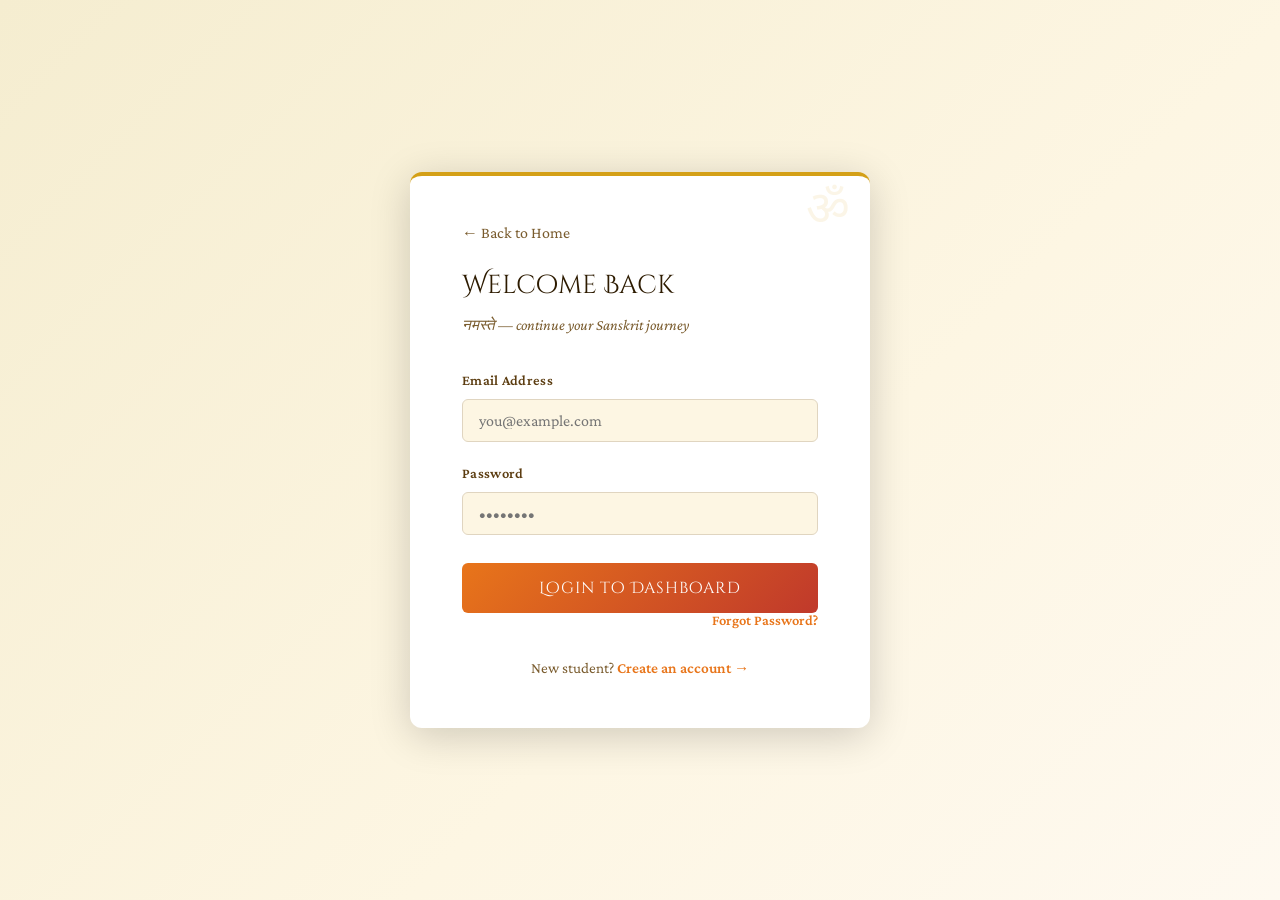
<file: pages/player.html>
<!DOCTYPE html>
<!--
  ╔══════════════════════════════════════════════════════════════╗
  ║          SANSKRIT VIDYALAYA — Video Player Page              ║
  ║                                                              ║
  ║  File       : pages/player.html                              ║
  ║  Purpose    : Displays the YouTube-embedded video for the    ║
  ║               currently active course lesson. Shows a        ║
  ║               sidebar playlist of all lessons with progress  ║
  ║               indicators. Allows students to mark videos     ║
  ║               complete and navigate the course playlist.     ║
  ║                                                              ║
  ║  URL Param  : ?course=<id>  e.g. player.html?course=1        ║
  ║               The course ID is used to load the correct      ║
  ║               course data from data.js.                      ║
  ║                                                              ║
  ║  Dependencies:                                               ║
  ║    ../css/styles.css  – full UI styles                       ║
  ║    ../js/data.js      – COURSES array                        ║
  ║    ../js/auth.js      – session guard                        ║
  ║    ../js/player.js    – loadPlayer(), markVideoDone(),       ║
  ║                         renderPlaylist(), checkQuizEligib.   ║
  ╚══════════════════════════════════════════════════════════════╝
-->
<html lang="en">
<head>
  <meta charset="UTF-8" />
  <meta name="viewport" content="width=device-width, initial-scale=1.0" />
  <title>Video Player – Sanskrit Vidyalaya</title>
  <link href="https://fonts.googleapis.com/css2?family=Cinzel+Decorative:wght@400;700&family=Crimson+Pro:ital,wght@0,300;0,400;0,600;1,300;1,400&family=Noto+Sans+Devanagari:wght@300;400;500;700&display=swap" rel="stylesheet" />
  <link rel="stylesheet" href="../css/styles.css" />
</head>
<body>

  <!-- ── Sticky Header ─────────────────────────────────── -->
  <header class="app-header" role="banner">
    <div class="app-logo">संस्कृत Vidyalaya</div>
    <div class="user-info">
      <div class="user-avatar" id="player-avatar-text" aria-hidden="true">S</div>
      <span class="user-name"  id="player-display-name">Student</span>
      <button class="btn-logout" onclick="window.location='dashboard.html'">← Dashboard</button>
    </div>
  </header>

  <!-- ┌─────────────────────────────────────────────────────────┐
       │  TWO-COLUMN LAYOUT                                      │
       │  Left (flex 1) : video + info                           │
       │  Right (340px) : lesson playlist sidebar                │
       └─────────────────────────────────────────────────────────┘ -->
  <div class="player-layout">

    <!-- ══════════════════════════════════════════════════
         MAIN VIDEO AREA (left column)
    ══════════════════════════════════════════════════ -->
    <main class="player-main" role="main">

      <!-- Back to dashboard -->
      <button class="player-back" onclick="window.location='dashboard.html'">
        ← Back to Dashboard
      </button>

      <!-- ── YouTube Embed ──────────────────────────── -->
      <!--
        The iframe src is updated dynamically by player.js → loadVideo().
        We start with an empty src to avoid any default load.
        YouTube parameters used:
          rel=0           – don't show related videos from other channels
          modestbranding=1 – minimal YouTube branding
      -->
      <div class="video-wrapper" role="region" aria-label="Video player">
        <iframe
          id="yt-iframe"
          src=""
          title="Sanskrit lesson video"
          allowfullscreen
          allow="accelerometer; autoplay; clipboard-write; encrypted-media; gyroscope; picture-in-picture"
        ></iframe>
      </div>

      <!-- ── Video Metadata ─────────────────────────── -->
      <div class="video-info">
        <!-- Updated by loadVideo() in player.js -->
        <h2 id="current-video-title">Loading lesson…</h2>

        <div class="video-meta">
          <span id="current-course-label">Course</span>
          <span id="video-count-label">Lesson 1 of 1</span>
        </div>

        <!--
          Mark as Complete button
          ─────────────────────────
          • Calls markVideoDone() in player.js
          • Disabled once the video has been completed
          • On click: saves progress, advances to next video
        -->
        <button
          class="btn-mark-done"
          id="btn-mark-done"
          onclick="markVideoDone()"
          aria-label="Mark this lesson as complete"
        >✓ Mark as Complete</button>

      </div><!-- /.video-info -->

    </main><!-- /.player-main -->

    <!-- ══════════════════════════════════════════════════
         PLAYLIST SIDEBAR (right column)
         Sticky, scrollable list of all lessons in the course.
    ══════════════════════════════════════════════════ -->
    <aside class="playlist-sidebar" role="complementary" aria-label="Course playlist">

      <!-- Sidebar header — sticky inside the aside -->
      <div class="playlist-header">
        <!-- Updated by renderPlaylist() in player.js -->
        <h3 id="playlist-course-title">Course Playlist</h3>
        <div class="playlist-progress-text" id="playlist-progress-text">0 of 0 completed</div>
      </div>

      <!--
        Playlist items — injected by renderPlaylist() in player.js.
        Each item shows:
          • Lesson number (or ✓ check if completed)
          • Lesson title
          • Duration
        Clicking a row calls loadVideo(course, index).
      -->
      <div id="playlist-items" role="list" aria-label="Lesson list">
        <!-- Injected by renderPlaylist() -->
      </div>

      <!--
        Take Quiz / Get Certificate button
        ────────────────────────────────────
        Hidden until ≥70% of videos are completed.
        Shown by checkQuizEligibility() in player.js.
        • If quiz not passed → links to quiz.html
        • If quiz passed    → links to certificate.html
      -->
      <a
        class="btn-take-quiz"
        id="btn-take-quiz"
        href="quiz.html"
        style="display:none; text-decoration:none; text-align:center;"
        role="button"
      >📝 Take Final Quiz</a>

    </aside><!-- /.playlist-sidebar -->

  </div><!-- /.player-layout -->

  <!-- Toast notification -->
  <div class="toast" id="toast" role="status" aria-live="polite"></div>

  <script src="../js/data.js"></script>
  <script src="../js/auth.js"></script>
  <script src="../js/player.js"></script>

  <script>
    /**
     * Player Page Init
     * ─────────────────
     * 1. Guard: redirect to login if no session.
     * 2. Read ?course=<id> from the URL.
     * 3. Look up the course in COURSES (data.js).
     * 4. Populate header with user data.
     * 5. Call loadPlayer(course, 0) to show first lesson.
     */
    (function initPlayer() {
      const user = getSession();
      if (!user) { window.location = 'login.html'; return; }

      // ── Populate header ──────────────────────────────
      document.getElementById('player-avatar-text').textContent =
        user.name.charAt(0).toUpperCase();
      document.getElementById('player-display-name').textContent = user.name;

      // ── Resolve course from URL parameter ───────────
      const params   = new URLSearchParams(window.location.search);
      const courseId = parseInt(params.get('course'), 10);
      const course   = COURSES.find(c => c.id === courseId); // COURSES from data.js

      if (!course) {
        alert('Course not found. Returning to dashboard.');
        window.location = 'dashboard.html';
        return;
      }

      // ── Load first video ─────────────────────────────
      loadPlayer(course, 0); // defined in player.js
    })();
  </script>

</body>
</html>
</file>
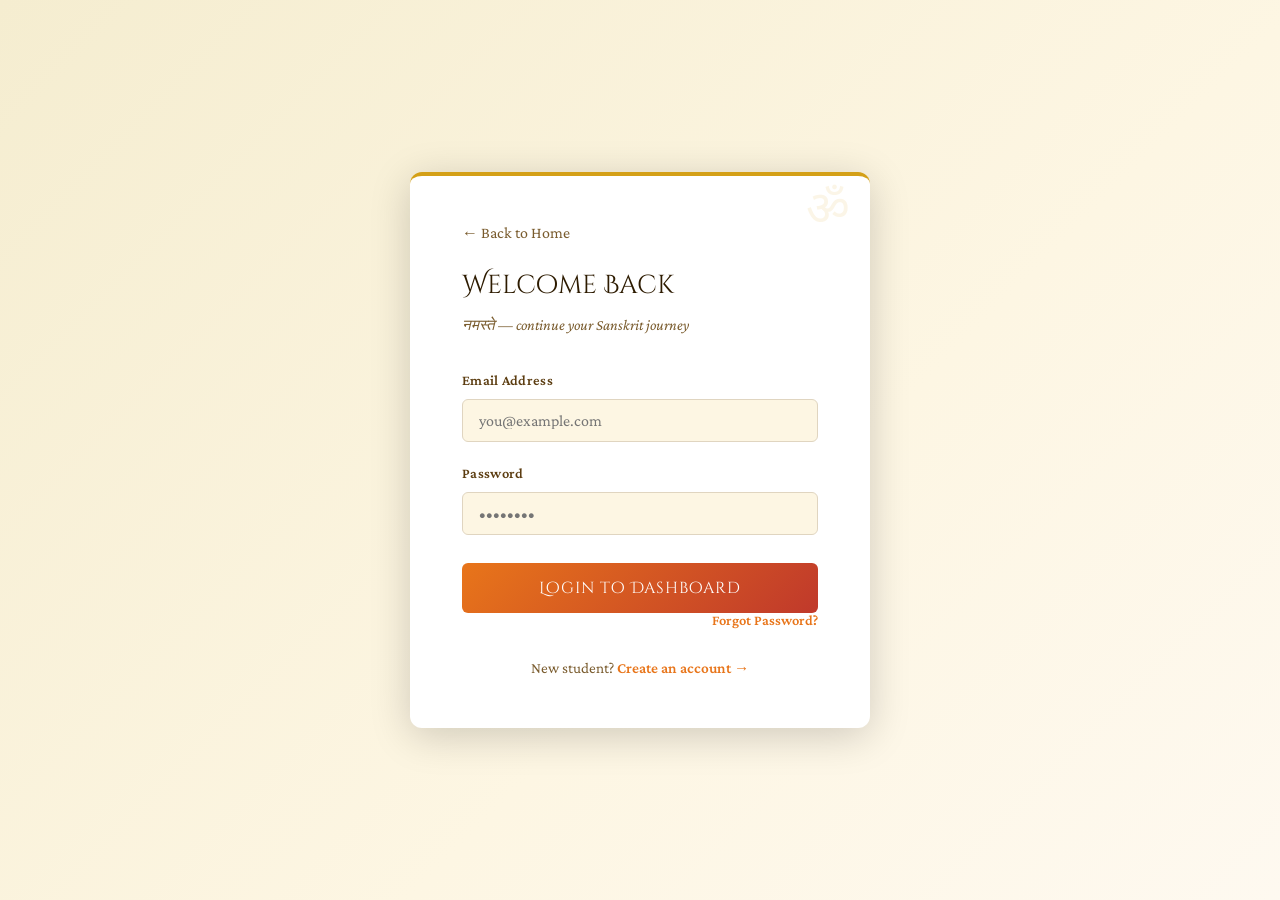
<file: pages/quiz.html>
<!DOCTYPE html>
<!--
  ╔══════════════════════════════════════════════════════════════╗
  ║          SANSKRIT VIDYALAYA — Quiz Page                      ║
  ║                                                              ║
  ║  File       : pages/quiz.html                                ║
  ║  Purpose    : Presents a 5-question multiple-choice quiz     ║
  ║               for the active course. Questions come from     ║
  ║               QUIZZES[courseId] in data.js.                  ║
  ║                                                              ║
  ║  Flow:                                                       ║
  ║    1. Student selects an answer → colour feedback (green/red)║
  ║    2. "Next" button advances to the next question            ║
  ║    3. After Q5 → score calculated                            ║
  ║       ≥ 60% pass → certificate.html                         ║
  ║       < 60% fail → player.html (try again message)           ║
  ║                                                              ║
  ║  URL Param  : ?course=<id>  (same as player.html)            ║
  ║  Dependencies:                                               ║
  ║    ../css/styles.css  – styling                              ║
  ║    ../js/data.js      – QUIZZES, COURSES                     ║
  ║    ../js/auth.js      – session guard, getUserData()         ║
  ║    ../js/quiz.js      – renderQuestion(), selectOption(),    ║
  ║                         nextQuestion(), finishQuiz()         ║
  ╚══════════════════════════════════════════════════════════════╝
-->
<html lang="en">
<head>
  <meta charset="UTF-8" />
  <meta name="viewport" content="width=device-width, initial-scale=1.0" />
  <title>Quiz – Sanskrit Vidyalaya</title>
  <link href="https://fonts.googleapis.com/css2?family=Cinzel+Decorative:wght@400;700&family=Crimson+Pro:ital,wght@0,300;0,400;0,600;1,300;1,400&family=Noto+Sans+Devanagari:wght@300;400;500;700&display=swap" rel="stylesheet" />
  <link rel="stylesheet" href="../css/styles.css" />
</head>
<body style="background:var(--cream);">

  <!-- ── Header ─────────────────────────────────────────── -->
  <header class="app-header" role="banner">
    <div class="app-logo">संस्कृत Vidyalaya</div>
    <!-- Exit button abandons quiz and returns to player -->
    <button
      class="btn-logout"
      style="margin-left:auto"
      onclick="exitQuiz()"
      aria-label="Exit quiz"
    >✕ Exit Quiz</button>
  </header>

  <!-- ┌─────────────────────────────────────────────────────────┐
       │  QUIZ CONTAINER — centred, max-width 700px              │
       └─────────────────────────────────────────────────────────┘ -->
  <div class="quiz-container" role="main">

    <!-- ── Quiz Header Bar ────────────────────────────── -->
    <div class="quiz-header-bar">

      <!-- Back to videos without losing quiz progress -->
      <button class="player-back" onclick="exitQuiz()">← Back to Videos</button>

      <!-- Course name — filled by quiz.js init -->
      <div class="quiz-course-name" id="quiz-course-name">Course Quiz</div>

      <!-- Q x / N pill — updated per question by renderQuestion() -->
      <div class="quiz-progress-pill" id="quiz-progress-pill">Q 1 / 5</div>

    </div>

    <!-- ── Question Card ──────────────────────────────── -->
    <!--
      The entire card content is replaced on each question
      by quiz.js → renderQuestion().
    -->
    <div class="question-card" id="question-card" role="region" aria-live="polite">

      <!-- "QUESTION N" label -->
      <div class="question-num" id="question-num">QUESTION 1</div>

      <!--
        Optional Devanagari display word (e.g. the Sanskrit term
        being tested). Hidden via display:none when empty.
      -->
      <span
        class="quiz-devanagari"
        id="quiz-devanagari"
        lang="sa"
        aria-hidden="true"
      ></span>

      <!-- Question text in English -->
      <p class="question-text" id="question-text">Loading question…</p>

      <!--
        Answer options — injected by renderQuestion() in quiz.js.
        Each button: option-btn, labelled A/B/C/D.
        On click → selectOption(index) colours correct/wrong.
      -->
      <div class="options-list" id="options-list" role="list">
        <!-- Injected by renderQuestion() -->
      </div>

    </div><!-- /#question-card -->

    <!-- ── Quiz Navigation ────────────────────────────── -->
    <div class="quiz-nav">
      <!--
        Next / Submit button
        ─────────────────────
        • Disabled until an option is selected (quizState.answered).
        • Label changes to "Submit Quiz" on the last question.
        • Calls nextQuestion() or finishQuiz() from quiz.js.
      -->
      <button
        class="btn-next"
        id="btn-next"
        onclick="nextQuestion()"
        disabled
        aria-disabled="true"
      >Next →</button>
    </div>

  </div><!-- /.quiz-container -->

  <!-- Toast -->
  <div class="toast" id="toast" role="status" aria-live="polite"></div>

  <script src="../js/data.js"></script>
  <script src="../js/auth.js"></script>
  <script src="../js/quiz.js"></script>

  <script>
    /**
     * Quiz Page Init
     * ──────────────
     * 1. Guard: redirect to login if no session.
     * 2. Read ?course=<id> from URL.
     * 3. Confirm course exists and quiz questions are available.
     * 4. Start the quiz by calling initQuiz(course).
     */
    (function initQuizPage() {
      const user = getSession();
      if (!user) { window.location = 'login.html'; return; }

      const params   = new URLSearchParams(window.location.search);
      const courseId = parseInt(params.get('course'), 10);
      const course   = COURSES.find(c => c.id === courseId);
      const questions = QUIZZES[courseId];

      if (!course || !questions) {
        alert('Quiz not found. Returning to dashboard.');
        window.location = 'dashboard.html';
        return;
      }

      // Set course name in header
      document.getElementById('quiz-course-name').textContent = course.title;

      // Begin quiz — defined in quiz.js
      initQuiz(course, questions);
    })();

    /**
     * exitQuiz
     * ──────────
     * Returns the student to the player page for the same course
     * without saving any partial quiz results.
     */
    function exitQuiz() {
      const params   = new URLSearchParams(window.location.search);
      const courseId = params.get('course');
      window.location = 'player.html?course=' + courseId;
    }
  </script>

</body>
</html>
</file>
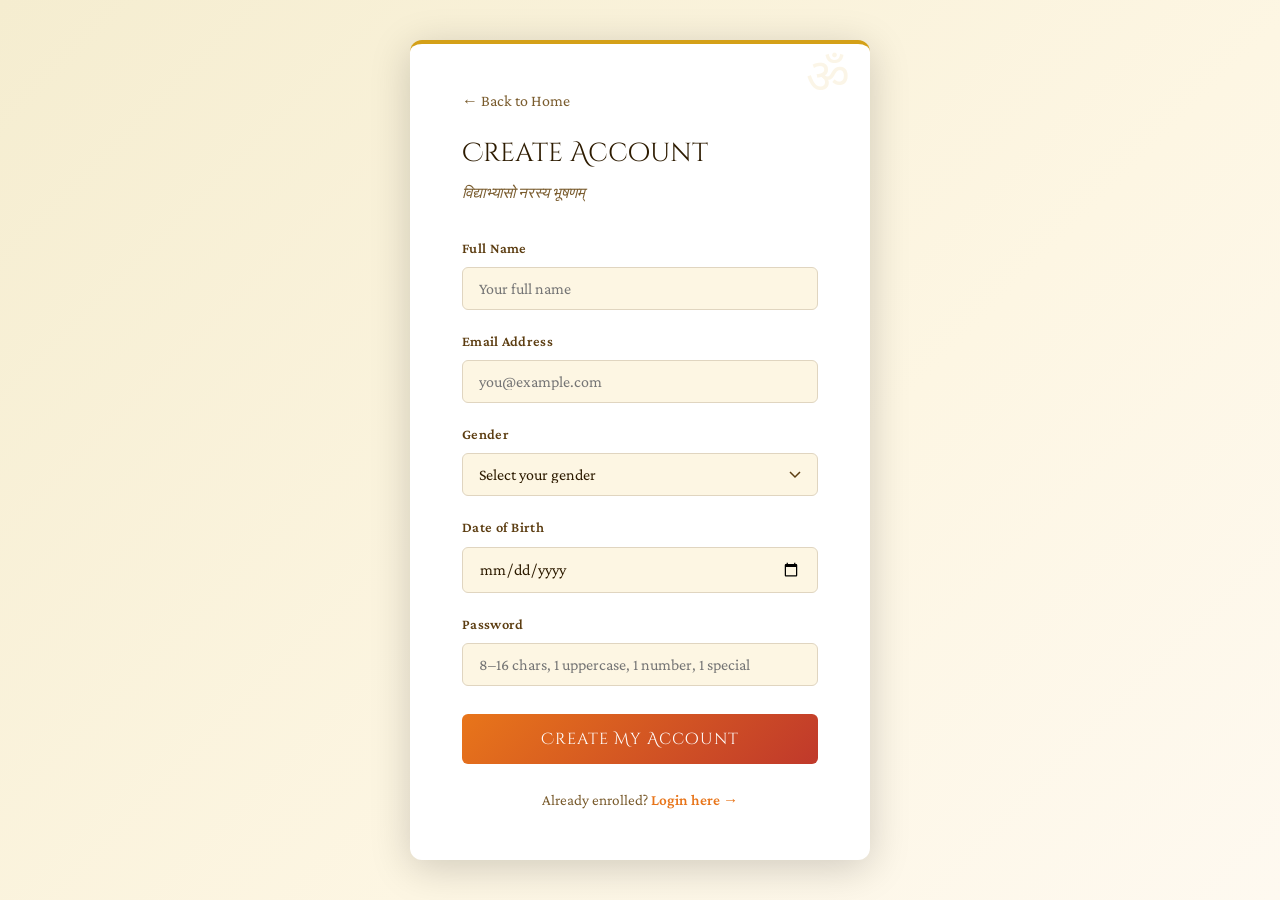
<file: pages/register.html>
<!DOCTYPE html>
<!--
  ╔══════════════════════════════════════════════════════════════╗
  ║          SANSKRIT VIDYALAYA — Register Page                  ║
  ║                                                              ║
  ║  File       : pages/register.html                            ║
  ║  Purpose    : New student sign-up form. Validates input,     ║
  ║               checks for duplicate email, saves account      ║
  ║               to localStorage, then redirects to dashboard.  ║
  ║  Dependencies: ../css/styles.css, ../js/auth.js              ║
  ║  On Success : Redirects → dashboard.html                     ║
  ║  Validation :                                                ║
  ║    • All fields required                                     ║
  ║    • Password ≥ 6 characters                                 ║
  ║    • Email must be unique                                    ║
  ╚══════════════════════════════════════════════════════════════╝
-->
<html lang="en">
<head>
  <meta charset="UTF-8" />
  <meta name="viewport" content="width=device-width, initial-scale=1.0" />
  <title>Register – Sanskrit Vidyalaya</title>
  <link href="https://fonts.googleapis.com/css2?family=Cinzel+Decorative:wght@400;700&family=Crimson+Pro:ital,wght@0,300;0,400;0,600;1,300;1,400&family=Noto+Sans+Devanagari:wght@300;400;500;700&display=swap" rel="stylesheet" />
  <link rel="stylesheet" href="../css/styles.css" />
</head>
<body class="auth-body">

  <div class="auth-card" role="main">

    <span class="auth-om" aria-hidden="true">ॐ</span>

    <button class="auth-back" onclick="window.location='../index.html'">← Back to Home</button>

    <h1 class="auth-title">Create Account</h1>

    <!-- Sanskrit proverb about the value of education -->
    <p class="auth-subtitle" lang="sa" title="Learning adorns a person">
      विद्याभ्यासो नरस्य भूषणम्
    </p>

    <!-- ── Inline validation error banner ─────────────────── -->
    <!-- auth.js writes the error message text before showing this -->
    <div class="error-msg" id="register-error" role="alert" aria-live="assertive"></div>

    <!-- ── Registration Form ──────────────────────────────── -->
    <div class="form-group">
      <label for="reg-name">Full Name</label>
      <input
        type="text"
        id="reg-name"
        placeholder="Your full name"
        autocomplete="name"
        required
      />
    </div>

    <div class="form-group">
      <label for="reg-email">Email Address</label>
      <input
        type="email"
        id="reg-email"
        placeholder="you@example.com"
        autocomplete="email"
        required
      />
    </div>

    <div class="form-group">
      <label for="reg-gender">Gender</label>
      <select id="reg-gender" required>
        <option value="" disabled selected>Select your gender</option>
        <option value="male">Male</option>
        <option value="female">Female</option>
        <option value="other">Other</option>
        <option value="prefer-not">Prefer not to say</option>
      </select>
    </div>

    <div class="form-group">
      <label for="reg-dob">Date of Birth</label>
      <input
        type="date"
        id="reg-dob"
        required
      />
    </div>

    <div class="form-group">
      <label for="reg-password">Password</label>
      <input
        type="password"
        id="reg-password"
        placeholder="8–16 chars, 1 uppercase, 1 number, 1 special"
        autocomplete="new-password"
        minlength="8"
        maxlength="16"
        required
      />
    </div>

    <!-- Triggers doRegister() in auth.js -->
    <button class="btn-auth" onclick="doRegister()">Create My Account</button>

    <p class="auth-switch">
      Already enrolled? <a href="login.html">Login here →</a>
    </p>

  </div><!-- /.auth-card -->

  <div class="toast" id="toast" role="status" aria-live="polite"></div>

  <script src="../js/auth.js"></script>
</body>
</html>
</file>
<file: css/styles.css>
/**
 * ╔══════════════════════════════════════════════════════════════╗
 * ║  styles.css — Sanskrit Vidyalaya Master Stylesheet          ║
 * ╠══════════════════════════════════════════════════════════════╣
 * ║                                                              ║
 * ║  Table of Contents:                                          ║
 * ║    1.  CSS Custom Properties (Design Tokens)                 ║
 * ║    2.  Reset & Base Styles                                   ║
 * ║    3.  Scrollbar                                             ║
 * ║    4.  Utility Classes                                       ║
 * ║    5.  Landing Page                                          ║
 * ║        5a. Navigation                                        ║
 * ║        5b. Hero Section                                      ║
 * ║        5c. Features Strip                                    ║
 * ║    6.  Buttons                                               ║
 * ║    7.  Auth Pages (Login / Register)                         ║
 * ║    8.  App Header (Dashboard & Player)                       ║
 * ║    9.  Dashboard                                             ║
 * ║        9a. Section Header Banner                             ║
 * ║        9b. Course Cards Grid                                 ║
 * ║        9c. My Learning List                                  ║
 * ║   10.  Video Player Page                                     ║
 * ║   11.  Playlist Sidebar                                      ║
 * ║   12.  Quiz Page                                             ║
 * ║   13.  Certificate Page                                      ║
 * ║   14.  Toast Notification                                    ║
 * ║   15.  Responsive / Media Queries                            ║
 * ╚══════════════════════════════════════════════════════════════╝
 */


/* ══════════════════════════════════════════════════════════════
   1. CSS CUSTOM PROPERTIES (Design Tokens)
   ──────────────────────────────────────────────────────────────
   All colours, shadows, and spacings are defined as variables
   here so they can be updated from a single location.
══════════════════════════════════════════════════════════════ */
:root {
  /* ── Colour Palette ──────────────────────────────────── */
  --saffron:     #E8751A;  /* Primary CTA & accent */
  --deep-red:    #C0392B;  /* Secondary CTA, error states */
  --gold:        #D4A017;  /* Borders, badges, highlights */
  --gold-light:  #F5D06A;  /* Text on dark backgrounds */
  --cream:       #FDF6E3;  /* Page background */
  --parchment:   #F5EDD0;  /* Card backgrounds, dividers */
  --dark:        #1A1208;  /* Landing page background */
  --dark-brown:  #2D1B00;  /* App header, section headers */
  --mid-brown:   #5C3D11;  /* Form labels, medium text */
  --text:        #2D1B00;  /* Primary body text */
  --text-light:  #7A5C2E;  /* Secondary / muted text */
  --white:       #FFFFFF;
  --success:     #2E7D32;  /* Completed states, correct answers */

  /* ── Shadows ─────────────────────────────────────────── */
  --shadow:    0 4px 24px rgba(0, 0, 0, 0.12);
  --shadow-lg: 0 8px 40px rgba(0, 0, 0, 0.18);

  /* ── Typography ──────────────────────────────────────── */
  --font-display : 'Cinzel Decorative', serif;
  --font-body    : 'Crimson Pro', Georgia, serif;
  --font-devanag : 'Noto Sans Devanagari', sans-serif;

  /* ── Transition ──────────────────────────────────────── */
  --transition: 0.25s ease;
}


/* ══════════════════════════════════════════════════════════════
   2. RESET & BASE STYLES
══════════════════════════════════════════════════════════════ */
*,
*::before,
*::after {
  margin:     0;
  padding:    0;
  box-sizing: border-box;
}

html {
  scroll-behavior: smooth;
}

body {
  font-family:   var(--font-body);
  background:    var(--cream);
  color:         var(--text);
  min-height:    100vh;
  overflow-x:    hidden;
  line-height:   1.6;
  -webkit-font-smoothing: antialiased;
}

img {
  max-width: 100%;
  display:   block;
}

a {
  color: inherit;
  text-decoration: none;
}

button {
  font-family: var(--font-body);
}


/* ══════════════════════════════════════════════════════════════
   3. CUSTOM SCROLLBAR (WebKit browsers)
══════════════════════════════════════════════════════════════ */
::-webkit-scrollbar             { width: 8px; }
::-webkit-scrollbar-track       { background: var(--parchment); }
::-webkit-scrollbar-thumb       { background: var(--gold); border-radius: 4px; }
::-webkit-scrollbar-thumb:hover { background: var(--saffron); }


/* ══════════════════════════════════════════════════════════════
   4. UTILITY CLASSES
══════════════════════════════════════════════════════════════ */

/* Screen-reader only (accessible hiding) */
.sr-only {
  position:   absolute;
  width:      1px;
  height:     1px;
  padding:    0;
  margin:     -1px;
  overflow:   hidden;
  clip:       rect(0, 0, 0, 0);
  white-space: nowrap;
  border:     0;
}


/* ══════════════════════════════════════════════════════════════
   5. LANDING PAGE
══════════════════════════════════════════════════════════════ */

/* Full-screen dark wrapper */
#page-landing,
.landing-page {
  background: linear-gradient(135deg, #1A1208 0%, #2D1B00 40%, #5C3D11 100%);
  position:   relative;
  overflow:   hidden;
  min-height: 100vh;
}

/* ── 5a. Rotating mandala watermark (decorative) ────────── */
.mandala-bg {
  position:  absolute;
  top:       50%;
  left:      50%;
  transform: translate(-50%, -50%);
  width:     900px;
  height:    900px;
  opacity:   0.04;
  /* Concentric circles using radial-gradient repeating rings */
  background-image: radial-gradient(circle at center,
    transparent 30%,
    var(--gold) 30.5%,  transparent 31%,
    transparent 40%,
    var(--gold) 40.5%,  transparent 41%,
    transparent 50%,
    var(--gold) 50.5%,  transparent 51%
  );
  animation: rotateMandala 60s linear infinite;
  pointer-events: none; /* Don't intercept clicks */
}

@keyframes rotateMandala {
  to { transform: translate(-50%, -50%) rotate(360deg); }
}

/* ── Navigation bar ─────────────────────────────────────── */
.landing-nav {
  position:        relative;
  z-index:         10;
  display:         flex;
  justify-content: space-between;
  align-items:     center;
  padding:         24px 60px;
  border-bottom:   1px solid rgba(212, 160, 23, 0.2);
}

.nav-brand { display: flex; flex-direction: column; }

.logo-text {
  font-family:    var(--font-display);
  color:          var(--gold-light);
  font-size:      1.3rem;
  letter-spacing: 2px;
}

.logo-devanagari {
  font-family:    var(--font-devanag);
  color:          var(--gold);
  font-size:      0.95rem;
  display:        block;
  letter-spacing: 3px;
  margin-top:     2px;
}

.nav-buttons { display: flex; gap: 12px; }

/* ── 5b. Hero Section ────────────────────────────────────── */
.hero {
  position:        relative;
  z-index:         5;
  display:         flex;
  flex-direction:  column;
  align-items:     center;
  justify-content: center;
  text-align:      center;
  padding:         100px 40px 80px;
  min-height:      calc(100vh - 90px);
}

.hero-badge {
  display:          inline-block;
  background:       rgba(212, 160, 23, 0.15);
  border:           1px solid rgba(212, 160, 23, 0.4);
  color:            var(--gold-light);
  padding:          6px 20px;
  border-radius:    100px;
  font-size:        0.85rem;
  letter-spacing:   2px;
  text-transform:   uppercase;
  margin-bottom:    32px;
  font-family:      var(--font-devanag);
}

.hero-title {
  font-family:  var(--font-display);
  color:        var(--cream);
  font-size:    clamp(2.5rem, 6vw, 5rem);
  line-height:  1.1;
  margin-bottom: 12px;
  animation:    fadeUp 0.8s ease forwards;
}
.hero-title span { color: var(--gold-light); }

.hero-devanagari {
  font-family:   var(--font-devanag);
  color:         var(--gold);
  font-size:     clamp(1.5rem, 3vw, 2.5rem);
  margin-bottom: 28px;
  font-weight:   300;
  letter-spacing: 4px;
  animation:     fadeUp 0.8s 0.15s ease both;
}

.hero-subtitle {
  color:         rgba(253, 246, 227, 0.7);
  font-size:     1.2rem;
  max-width:     600px;
  line-height:   1.7;
  margin-bottom: 48px;
  font-style:    italic;
  animation:     fadeUp 0.8s 0.3s ease both;
}

.hero-cta {
  display:         flex;
  gap:             16px;
  flex-wrap:       wrap;
  justify-content: center;
  animation:       fadeUp 0.8s 0.45s ease both;
}

@keyframes fadeUp {
  from { opacity: 0; transform: translateY(24px); }
  to   { opacity: 1; transform: translateY(0); }
}

/* ── 5c. Features Strip ─────────────────────────────────── */
.features-strip {
  position:             relative;
  z-index:              5;
  display:              grid;
  grid-template-columns: repeat(auto-fit, minmax(180px, 1fr));
  gap:                  0;
  border-top:           1px solid rgba(212, 160, 23, 0.2);
  background:           rgba(0, 0, 0, 0.3);
  backdrop-filter:      blur(8px);
}

.feature-item {
  padding:      32px 24px;
  text-align:   center;
  border-right: 1px solid rgba(212, 160, 23, 0.15);
  transition:   background var(--transition);
}
.feature-item:last-child { border-right: none; }
.feature-item:hover      { background: rgba(212, 160, 23, 0.08); }

.feature-icon {
  font-size:     2rem;
  margin-bottom: 10px;
  display:       block;
}

.feature-item h3 {
  font-family:    var(--font-display);
  color:          var(--gold-light);
  font-size:      0.9rem;
  margin-bottom:  6px;
  font-weight:    400;
}

.feature-item p {
  color:      rgba(253, 246, 227, 0.55);
  font-size:  0.9rem;
  font-style: italic;
}


/* ══════════════════════════════════════════════════════════════
   6. BUTTONS
══════════════════════════════════════════════════════════════ */

/* Base button styles shared by all variants */
.btn {
  padding:        10px 24px;
  border-radius:  4px;
  font-family:    var(--font-body);
  font-size:      1rem;
  cursor:         pointer;
  border:         none;
  transition:     all var(--transition);
  font-weight:    600;
  letter-spacing: 0.5px;
  display:        inline-block;
}

/* Outlined button — used in the landing nav */
.btn-outline {
  background: transparent;
  border:     1.5px solid var(--gold);
  color:      var(--gold);
}
.btn-outline:hover {
  background: var(--gold);
  color:      var(--dark);
}

/* Solid gold button */
.btn-solid {
  background: linear-gradient(135deg, var(--saffron), var(--gold));
  color:      var(--dark);
}
.btn-solid:hover {
  transform:  translateY(-2px);
  box-shadow: 0 6px 20px rgba(212, 160, 23, 0.4);
}

/* Primary CTA — saffron to deep red */
.btn-primary {
  background:  linear-gradient(135deg, var(--saffron), var(--deep-red));
  color:       white;
  padding:     14px 36px;
  font-size:   1.1rem;
  border-radius: 4px;
  border:      none;
}
.btn-primary:hover {
  transform:  translateY(-2px);
  box-shadow: 0 8px 24px rgba(192, 57, 43, 0.4);
}

/* Secondary CTA — ghost button for dark backgrounds */
.btn-secondary {
  background:  transparent;
  border:      1.5px solid rgba(255, 255, 255, 0.4);
  color:       white;
  padding:     14px 36px;
  font-size:   1.1rem;
  border-radius: 4px;
}
.btn-secondary:hover {
  border-color: var(--gold);
  color:        var(--gold);
}

/* Auth form submit button */
.btn-auth {
  width:          100%;
  padding:        14px;
  background:     linear-gradient(135deg, var(--saffron), var(--deep-red));
  color:          white;
  border:         none;
  border-radius:  6px;
  font-family:    var(--font-display);
  font-size:      1rem;
  font-weight:    400;
  cursor:         pointer;
  letter-spacing: 1px;
  transition:     all var(--transition);
  margin-top:     8px;
}
.btn-auth:hover {
  transform:  translateY(-2px);
  box-shadow: 0 6px 20px rgba(192, 57, 43, 0.35);
}

/* Course card enroll button */
.btn-enroll {
  background:  linear-gradient(135deg, var(--saffron), var(--gold));
  color:       var(--dark);
  border:      none;
  padding:     8px 20px;
  border-radius: 4px;
  font-family: var(--font-body);
  font-size:   0.9rem;
  font-weight: 600;
  cursor:      pointer;
  transition:  all var(--transition);
  white-space: nowrap;
}
.btn-enroll:hover      { transform: scale(1.04); }
.btn-enroll.enrolled   { background: linear-gradient(135deg, #27AE60, #1E8449); color: white; }

/* "Continue" button in My Learning section */
.btn-continue {
  background:   linear-gradient(135deg, var(--saffron), var(--deep-red));
  color:        white;
  border:       none;
  padding:      10px 22px;
  border-radius: 4px;
  font-family:  var(--font-body);
  font-size:    0.9rem;
  font-weight:  600;
  cursor:       pointer;
  white-space:  nowrap;
  transition:   opacity var(--transition);
}
.btn-continue:hover { opacity: 0.88; }

/* "Mark as Complete" button in player */
.btn-mark-done {
  background:  linear-gradient(135deg, var(--success), #1B5E20);
  color:       white;
  border:      none;
  padding:     11px 28px;
  border-radius: 6px;
  font-family: var(--font-body);
  font-size:   1rem;
  font-weight: 600;
  cursor:      pointer;
  transition:  all var(--transition);
}
.btn-mark-done:hover    { transform: translateY(-2px); }
.btn-mark-done:disabled { background: #ccc; cursor: not-allowed; transform: none; }

/* Download certificate */
.btn-download {
  background:     linear-gradient(135deg, var(--saffron), var(--deep-red));
  color:          white;
  border:         none;
  padding:        14px 36px;
  border-radius:  6px;
  font-family:    var(--font-display);
  font-size:      0.95rem;
  cursor:         pointer;
  margin-top:     28px;
  transition:     all var(--transition);
  letter-spacing: 0.5px;
}
.btn-download:hover {
  transform:  translateY(-2px);
  box-shadow: 0 8px 24px rgba(192, 57, 43, 0.3);
}

/* App header logout */
.btn-logout {
  background:  none;
  border:      1px solid rgba(212, 160, 23, 0.4);
  color:       var(--gold);
  padding:     6px 14px;
  border-radius: 4px;
  font-family: var(--font-body);
  font-size:   0.9rem;
  cursor:      pointer;
  transition:  all var(--transition);
}
.btn-logout:hover { background: rgba(212, 160, 23, 0.15); }

/* Quiz Next/Submit button */
.btn-next {
  background:     linear-gradient(135deg, var(--saffron), var(--gold));
  color:          var(--dark);
  border:         none;
  padding:        12px 32px;
  border-radius:  6px;
  font-family:    var(--font-display);
  font-size:      0.9rem;
  cursor:         pointer;
  transition:     all var(--transition);
  margin-left:    auto;
}
.btn-next:hover    { transform: translateY(-2px); }
.btn-next:disabled { background: #ccc; cursor: not-allowed; transform: none; }

/* Playlist take-quiz anchor-button */
.btn-take-quiz {
  display:        block;
  width:          calc(100% - 40px);
  margin:         20px;
  padding:        12px;
  background:     linear-gradient(135deg, var(--saffron), var(--deep-red));
  color:          white;
  border:         none;
  border-radius:  6px;
  font-family:    var(--font-display);
  font-size:      0.9rem;
  cursor:         pointer;
  letter-spacing: 0.5px;
  transition:     all var(--transition);
  text-align:     center;
  text-decoration: none;
}
.btn-take-quiz:hover {
  transform:  translateY(-1px);
  box-shadow: var(--shadow);
}


/* ══════════════════════════════════════════════════════════════
   7. AUTH PAGES (Login / Register)
══════════════════════════════════════════════════════════════ */

/* Auth pages use a centred flex body */
.auth-body {
  display:         flex;
  align-items:     center;
  justify-content: center;
  flex-direction:  column;
  min-height:      100vh;
  background:      linear-gradient(135deg, var(--parchment) 0%, var(--cream) 60%, #FEF9F0 100%);
}

.auth-card {
  background:    white;
  border-radius: 12px;
  box-shadow:    var(--shadow-lg);
  padding:       48px 52px;
  width:         100%;
  max-width:     460px;
  border-top:    4px solid var(--gold);
  position:      relative;
  overflow:      hidden;
}

/* Watermark OM symbol */
.auth-om {
  position:    absolute;
  right:       20px;
  top:         14px;
  font-family: var(--font-devanag);
  font-size:   3rem;
  color:       rgba(212, 160, 23, 0.1);
  line-height: 1;
  user-select: none;
}

.auth-back {
  display:     flex;
  align-items: center;
  gap:         8px;
  color:       var(--text-light);
  background:  none;
  border:      none;
  font-family: var(--font-body);
  font-size:   1rem;
  cursor:      pointer;
  margin-bottom: 24px;
  padding:     0;
  transition:  color var(--transition);
}
.auth-back:hover { color: var(--saffron); }

.auth-title {
  font-family:   var(--font-display);
  font-size:     1.6rem;
  color:         var(--dark-brown);
  margin-bottom: 6px;
  font-weight:   400;
}

.auth-subtitle {
  color:         var(--text-light);
  font-style:    italic;
  margin-bottom: 32px;
  font-size:     0.95rem;
}

/* ── Form Elements ───────────────────────────────────────── */
.form-group { margin-bottom: 20px; }

.form-group label {
  display:        block;
  font-weight:    600;
  color:          var(--mid-brown);
  margin-bottom:  7px;
  font-size:      0.9rem;
  letter-spacing: 0.3px;
}

.form-group input,
.form-group select {
  width:        100%;
  padding:      12px 16px;
  border:       1.5px solid #E0D5C0;
  border-radius: 6px;
  font-family:  var(--font-body);
  font-size:    1rem;
  color:        var(--text);
  background:   var(--cream);
  transition:   border-color var(--transition), box-shadow var(--transition);
  outline:      none;
}

.form-group select {
  cursor:      pointer;
  appearance:  none;
  background-image: url("data:image/svg+xml,%3Csvg xmlns='http://www.w3.org/2000/svg' width='12' height='8'%3E%3Cpath d='M1 1l5 5 5-5' stroke='%235C3D11' stroke-width='1.5' fill='none'/%3E%3C/svg%3E");
  background-repeat: no-repeat;
  background-position: right 16px center;
  padding-right: 40px;
}

.form-group input:focus,
.form-group select:focus {
  border-color: var(--gold);
  box-shadow:   0 0 0 3px rgba(212, 160, 23, 0.15);
}

/* Inline error banner */
.error-msg {
  background:    #FFF0F0;
  border:        1px solid #FFAAAA;
  color:         var(--deep-red);
  padding:       10px 14px;
  border-radius: 6px;
  font-size:     0.9rem;
  margin-bottom: 16px;
  display:       none; /* Shown by JS on error */
}

.auth-switch {
  text-align: center;
  margin-top: 24px;
  color:      var(--text-light);
  font-size:  0.95rem;
}
.auth-switch a {
  color:       var(--saffron);
  cursor:      pointer;
  font-weight: 600;
}
.auth-switch a:hover { text-decoration: underline; }

/* Forgot password link on login page */
.auth-forgot {
  text-align: right;
  margin-top: -4px;
  margin-bottom: 8px;
  font-size:  0.9rem;
}
.auth-forgot a {
  color:       var(--saffron);
  cursor:      pointer;
  font-weight: 600;
  transition:  color var(--transition);
}
.auth-forgot a:hover {
  color: var(--deep-red);
  text-decoration: underline;
}

/* ── Forgot Password Steps ──────────────────────────────── */
.forgot-step-indicator {
  display:     flex;
  align-items: center;
  justify-content: center;
  gap:         0;
  margin-bottom: 28px;
}

.step-dot {
  width:            36px;
  height:           36px;
  border-radius:    50%;
  background:       var(--parchment);
  border:           2px solid #E0D5C0;
  display:          flex;
  align-items:      center;
  justify-content:  center;
  font-family:      var(--font-display);
  font-size:        0.8rem;
  color:            var(--text-light);
  font-weight:      700;
  flex-shrink:      0;
  transition:       all var(--transition);
}

.step-dot.active {
  background:   linear-gradient(135deg, var(--saffron), var(--gold));
  border-color: var(--saffron);
  color:        white;
}

.step-dot.done {
  background:   var(--success);
  border-color: var(--success);
  color:        white;
  font-size:    0.9rem;
}

.step-line {
  width:      48px;
  height:     2px;
  background: #E0D5C0;
  transition: background var(--transition);
}

.step-line.active {
  background: linear-gradient(90deg, var(--saffron), var(--gold));
}

.step-line.done {
  background: var(--success);
}

.forgot-instruction {
  color:         var(--text-light);
  font-size:     0.95rem;
  font-style:    italic;
  line-height:   1.6;
  margin-bottom: 24px;
  text-align:    center;
}

.otp-resend {
  text-align: center;
  margin-top: 16px;
  color:      var(--text-light);
  font-size:  0.9rem;
}
.otp-resend a {
  color:       var(--saffron);
  cursor:      pointer;
  font-weight: 600;
}
.otp-resend a:hover { text-decoration: underline; }

/* Success message (shared across forgot-password & profile) */
.success-msg {
  background:    #F0FFF4;
  border:        1px solid #A3D9A5;
  color:         var(--success);
  padding:       10px 14px;
  border-radius: 6px;
  font-size:     0.9rem;
  margin-bottom: 16px;
  display:       none;
}


/* ══════════════════════════════════════════════════════════════
   8. APP HEADER (Dashboard & Player shared)
══════════════════════════════════════════════════════════════ */
.app-header {
  background:      var(--dark-brown);
  color:           white;
  padding:         0 40px;
  display:         flex;
  align-items:     center;
  justify-content: space-between;
  height:          64px;
  position:        sticky;
  top:             0;
  z-index:         100;
  box-shadow:      0 2px 16px rgba(0, 0, 0, 0.3);
  gap:             16px;
}

.app-logo {
  font-family:    var(--font-devanag);
  color:          var(--gold-light);
  font-size:      1.1rem;
  letter-spacing: 1px;
  flex-shrink:    0;
}

/* ── Tab navigation ─────────────────────────────────────── */
.app-nav { display: flex; gap: 4px; }

.nav-tab {
  padding:      8px 18px;
  background:   none;
  border:       none;
  color:        rgba(253, 246, 227, 0.6);
  font-family:  var(--font-body);
  font-size:    1rem;
  cursor:       pointer;
  border-radius: 4px;
  transition:   all var(--transition);
}
.nav-tab:hover      { background: rgba(212, 160, 23, 0.15); color: var(--gold-light); }
.nav-tab.active-tab { background: rgba(212, 160, 23, 0.2);  color: var(--gold-light); }

/* ── User info block ─────────────────────────────────────── */
.user-info {
  display:     flex;
  align-items: center;
  gap:         12px;
  flex-shrink: 0;
}

.user-avatar {
  width:          36px;
  height:         36px;
  background:     linear-gradient(135deg, var(--saffron), var(--gold));
  border-radius:  50%;
  display:        flex;
  align-items:    center;
  justify-content: center;
  font-family:    var(--font-display);
  font-size:      0.85rem;
  color:          var(--dark);
  font-weight:    700;
  flex-shrink:    0;
}

.user-name {
  color:     var(--gold-light);
  font-size: 0.95rem;
}


/* ══════════════════════════════════════════════════════════════
   9. DASHBOARD
══════════════════════════════════════════════════════════════ */

/* Section visibility — only .active-section is shown */
.section { display: none; }
.section.active-section { display: block; }

/* ── 9a. Section Header Banner ───────────────────────────── */
.section-header {
  background: linear-gradient(135deg, var(--dark-brown), #3D2200);
  color:      white;
  padding:    48px 60px;
  position:   relative;
  overflow:   hidden;
}

/* Devanagari watermark word in the background */
.section-header::after {
  content:     'विद्या';
  position:    absolute;
  right:       60px;
  top:         50%;
  transform:   translateY(-50%);
  font-family: var(--font-devanag);
  font-size:   5rem;
  color:       rgba(212, 160, 23, 0.1);
  font-weight: 700;
  letter-spacing: 8px;
  pointer-events: none;
}

.section-title {
  font-family:   var(--font-display);
  font-size:     2rem;
  color:         var(--gold-light);
  margin-bottom: 8px;
  font-weight:   400;
}

.section-desc {
  color:      rgba(253, 246, 227, 0.65);
  font-style: italic;
  font-size:  1.05rem;
}

/* ── 9b. Course Cards Grid ────────────────────────────────── */
.courses-grid {
  display:               grid;
  grid-template-columns: repeat(auto-fill, minmax(300px, 1fr));
  gap:                   24px;
  padding:               48px 60px;
}

.course-card {
  background:    white;
  border-radius: 10px;
  overflow:      hidden;
  box-shadow:    var(--shadow);
  transition:    transform var(--transition), box-shadow var(--transition);
  border:        1px solid rgba(212, 160, 23, 0.15);
  cursor:        default;
}
.course-card:hover {
  transform:  translateY(-4px);
  box-shadow: var(--shadow-lg);
}

/* Coloured gradient thumbnails — one class per course */
.course-thumb {
  height:          140px;
  position:        relative;
  display:         flex;
  align-items:     center;
  justify-content: center;
  font-size:       3.5rem;
}
.course-thumb-1 { background: linear-gradient(135deg, #FF6B35, #FF9F1C); }
.course-thumb-2 { background: linear-gradient(135deg, #7B2D8B, #C71585); }
.course-thumb-3 { background: linear-gradient(135deg, #1A5276, #2E86AB); }
.course-thumb-4 { background: linear-gradient(135deg, #1E8449, #27AE60); }
.course-thumb-5 { background: linear-gradient(135deg, #B7950B, #D4A017); }
.course-thumb-6 { background: linear-gradient(135deg, #922B21, #C0392B); }

.course-level-badge {
  position:     absolute;
  top:          12px;
  right:        12px;
  background:   rgba(0, 0, 0, 0.45);
  color:        white;
  padding:      3px 10px;
  border-radius: 100px;
  font-size:    0.75rem;
  letter-spacing: 1px;
  text-transform: uppercase;
  font-family:  var(--font-body);
}

.enrolled-badge {
  position:     absolute;
  top:          12px;
  left:         12px;
  background:   var(--success);
  color:        white;
  padding:      3px 10px;
  border-radius: 100px;
  font-size:    0.75rem;
  display:      none; /* Shown via .show class */
}
.enrolled-badge.show { display: block; }

.course-body { padding: 20px 22px; }

.course-title {
  font-family:   var(--font-display);
  font-size:     1rem;
  color:         var(--dark-brown);
  margin-bottom: 6px;
  font-weight:   400;
}

.course-devanagari {
  font-family:   var(--font-devanag);
  color:         var(--text-light);
  font-size:     0.9rem;
  margin-bottom: 10px;
}

.course-desc {
  color:         var(--text-light);
  font-size:     0.9rem;
  font-style:    italic;
  line-height:   1.5;
  margin-bottom: 14px;
}

.course-meta {
  display:         flex;
  justify-content: space-between;
  align-items:     center;
  font-size:       0.85rem;
  color:           var(--text-light);
  border-top:      1px solid var(--parchment);
  padding-top:     12px;
}

/* ── 9c. My Learning List ─────────────────────────────────── */
.my-learning-container { padding: 48px 60px; }

.enrolled-course-item {
  background:    white;
  border-radius: 10px;
  box-shadow:    var(--shadow);
  margin-bottom: 20px;
  overflow:      hidden;
  border:        1px solid rgba(212, 160, 23, 0.15);
  transition:    box-shadow var(--transition);
}
.enrolled-course-item:hover { box-shadow: var(--shadow-lg); }

.enrolled-course-header {
  display:     flex;
  align-items: center;
  gap:         16px;
  padding:     20px 24px;
}

.enrolled-course-icon {
  width:           52px;
  height:          52px;
  border-radius:   8px;
  display:         flex;
  align-items:     center;
  justify-content: center;
  font-size:       1.6rem;
  flex-shrink:     0;
}

.enrolled-course-info { flex: 1; min-width: 0; }

.enrolled-course-title {
  font-family:   var(--font-display);
  color:         var(--dark-brown);
  font-size:     0.95rem;
  margin-bottom: 8px;
  font-weight:   400;
}

/* Progress bar */
.progress-bar-wrap {
  background:    var(--parchment);
  border-radius: 100px;
  height:        8px;
  overflow:      hidden;
  margin-bottom: 4px;
}

.progress-bar-fill {
  height:        100%;
  background:    linear-gradient(90deg, var(--saffron), var(--gold));
  border-radius: 100px;
  transition:    width 0.4s ease;
  min-width:     4px; /* always visible */
}

.progress-text {
  font-size: 0.8rem;
  color:     var(--text-light);
}

/* Empty state (no enrolled courses) */
.empty-state {
  text-align: center;
  padding:    80px 40px;
  color:      var(--text-light);
}
.empty-state .empty-icon {
  font-size:     4rem;
  margin-bottom: 16px;
  display:       block;
}
.empty-state h3 {
  font-family:   var(--font-display);
  margin-bottom: 8px;
  color:         var(--mid-brown);
}


/* ══════════════════════════════════════════════════════════════
   10. VIDEO PLAYER PAGE
══════════════════════════════════════════════════════════════ */

/* Two-column layout: video | playlist */
.player-layout {
  display:               grid;
  grid-template-columns: 1fr 340px;
  min-height:            calc(100vh - 64px);
  background:            var(--cream);
}

.player-main { padding: 32px 40px; }

.player-back {
  display:       flex;
  align-items:   center;
  gap:           8px;
  background:    none;
  border:        none;
  color:         var(--text-light);
  font-family:   var(--font-body);
  font-size:     1rem;
  cursor:        pointer;
  margin-bottom: 20px;
  padding:       0;
  transition:    color var(--transition);
}
.player-back:hover { color: var(--saffron); }

/* YouTube iframe container — 16:9 aspect ratio */
.video-wrapper {
  background:    #000;
  border-radius: 10px;
  overflow:      hidden;
  aspect-ratio:  16 / 9;
  width:         100%;
  box-shadow:    var(--shadow-lg);
  margin-bottom: 24px;
}

.video-wrapper iframe {
  width:   100%;
  height:  100%;
  border:  none;
  display: block;
}

.video-info h2 {
  font-family:   var(--font-display);
  color:         var(--dark-brown);
  font-size:     1.4rem;
  margin-bottom: 8px;
  font-weight:   400;
}

.video-meta {
  display:     flex;
  align-items: center;
  gap:         20px;
  color:       var(--text-light);
  font-size:   0.9rem;
  font-style:  italic;
  margin-bottom: 20px;
}


/* ══════════════════════════════════════════════════════════════
   11. PLAYLIST SIDEBAR
══════════════════════════════════════════════════════════════ */
.playlist-sidebar {
  background:  white;
  border-left: 1px solid rgba(212, 160, 23, 0.2);
  overflow-y:  auto;
  max-height:  calc(100vh - 64px);
  position:    sticky;
  top:         64px;
}

.playlist-header {
  padding:     20px 20px 14px;
  border-bottom: 1px solid var(--parchment);
  background:  var(--dark-brown);
  position:    sticky;
  top:         0;
  z-index:     5;
}

.playlist-header h3 {
  font-family: var(--font-display);
  color:       var(--gold-light);
  font-size:   0.9rem;
  font-weight: 400;
}

.playlist-progress-text {
  color:     rgba(253, 246, 227, 0.6);
  font-size: 0.8rem;
  margin-top: 4px;
}

.playlist-item {
  display:       flex;
  align-items:   flex-start;
  gap:           12px;
  padding:       14px 20px;
  border-bottom: 1px solid var(--parchment);
  cursor:        pointer;
  transition:    background var(--transition);
}
.playlist-item:hover      { background: var(--parchment); }
/* Currently playing item */
.playlist-item.active-video {
  background:  #FFF8E7;
  border-left: 3px solid var(--gold);
}
/* Completed items are slightly muted */
.playlist-item.completed { opacity: 0.75; }

/* Lesson number bubble */
.playlist-num {
  min-width:       28px;
  height:          28px;
  background:      var(--parchment);
  border-radius:   50%;
  display:         flex;
  align-items:     center;
  justify-content: center;
  font-size:       0.8rem;
  color:           var(--text-light);
  font-weight:     600;
  flex-shrink:     0;
  transition:      background var(--transition);
}
/* Completed — green checkmark bubble */
.playlist-num.done {
  background: var(--success);
  color:      white;
}

.playlist-item-info h4 {
  font-size:   0.88rem;
  color:       var(--text);
  margin-bottom: 4px;
  line-height: 1.3;
  font-weight: 600;
}

.playlist-item-info span {
  font-size:  0.78rem;
  color:      var(--text-light);
  font-style: italic;
}


/* ══════════════════════════════════════════════════════════════
   12. QUIZ PAGE
══════════════════════════════════════════════════════════════ */
.quiz-container {
  max-width: 700px;
  margin:    0 auto;
  padding:   48px 24px;
}

.quiz-header-bar {
  display:     flex;
  align-items: center;
  gap:         16px;
  margin-bottom: 32px;
  flex-wrap:   wrap;
}

.quiz-course-name {
  font-family: var(--font-display);
  color:       var(--dark-brown);
  font-size:   1.1rem;
}

.quiz-progress-pill {
  margin-left:   auto;
  background:    var(--parchment);
  padding:       6px 16px;
  border-radius: 100px;
  font-size:     0.85rem;
  color:         var(--text-light);
}

.question-card {
  background:    white;
  border-radius: 12px;
  padding:       36px 40px;
  box-shadow:    var(--shadow);
  border-top:    4px solid var(--gold);
  margin-bottom: 24px;
}

.question-num {
  font-size:      0.8rem;
  text-transform: uppercase;
  letter-spacing: 2px;
  color:          var(--text-light);
  margin-bottom:  12px;
}

/* Big Devanagari word shown above question */
.quiz-devanagari {
  font-family:   var(--font-devanag);
  font-size:     1.6rem;
  color:         var(--saffron);
  text-align:    center;
  margin-bottom: 20px;
  display:       block;
}

.question-text {
  font-family:   var(--font-body);
  font-size:     1.3rem;
  color:         var(--dark-brown);
  line-height:   1.5;
  margin-bottom: 28px;
}

.options-list {
  display:        flex;
  flex-direction: column;
  gap:            12px;
}

/* Individual answer option button */
.option-btn {
  display:       flex;
  align-items:   center;
  gap:           14px;
  padding:       14px 20px;
  border:        1.5px solid #E0D5C0;
  border-radius: 8px;
  background:    var(--cream);
  cursor:        pointer;
  font-family:   var(--font-body);
  font-size:     1rem;
  color:         var(--text);
  text-align:    left;
  transition:    all var(--transition);
  width:         100%;
}
.option-btn:hover        { border-color: var(--gold); background: #FFF9F0; }
.option-btn.selected     { border-color: var(--saffron); background: #FFF3E7; }
.option-btn.correct      { border-color: var(--success); background: #F0FFF4; color: var(--success); }
.option-btn.wrong        { border-color: var(--deep-red); background: #FFF0F0; color: var(--deep-red); }
.option-btn:disabled     { cursor: not-allowed; }

/* A/B/C/D letter circle */
.option-letter {
  min-width:       32px;
  height:          32px;
  background:      var(--parchment);
  border-radius:   50%;
  display:         flex;
  align-items:     center;
  justify-content: center;
  font-weight:     700;
  font-size:       0.85rem;
  flex-shrink:     0;
}

/* Quiz navigation row */
.quiz-nav {
  display:         flex;
  justify-content: space-between;
  align-items:     center;
}


/* ══════════════════════════════════════════════════════════════
   13. CERTIFICATE PAGE
══════════════════════════════════════════════════════════════ */
.certificate-container {
  min-height:      100vh;
  display:         flex;
  flex-direction:  column;
  align-items:     center;
  justify-content: center;
  padding:         40px 20px;
  background:      var(--cream);
}

/* The certificate card itself */
.certificate {
  width:      800px;
  max-width:  100%;
  background: white;
  border:     2px solid var(--gold);
  border-radius: 4px;
  padding:    56px 64px;
  position:   relative;
  box-shadow: 0 20px 60px rgba(0, 0, 0, 0.15);
  text-align: center;
  overflow:   hidden;
}

/* Double-rule inner border using pseudo-elements */
.certificate::before,
.certificate::after {
  content:      '';
  position:     absolute;
  pointer-events: none;
  border-radius: 2px;
}
.certificate::before {
  inset:  10px;
  border: 1px solid rgba(212, 160, 23, 0.4);
}
.certificate::after {
  inset:  16px;
  border: 1px solid rgba(212, 160, 23, 0.2);
}

/* Four corner decorations */
.cert-corner {
  position:     absolute;
  width:        60px;
  height:       60px;
  border:       3px double var(--gold);
}
.cert-corner.tl { top: 6px;  left: 6px;  border-right: none; border-bottom: none; }
.cert-corner.tr { top: 6px;  right: 6px; border-left:  none; border-bottom: none; }
.cert-corner.bl { bottom: 6px; left: 6px;  border-right: none; border-top:  none; }
.cert-corner.br { bottom: 6px; right: 6px; border-left:  none; border-top:  none; }

.cert-om {
  font-family:   var(--font-devanag);
  font-size:     2.5rem;
  color:         var(--gold);
  margin-bottom: 8px;
  display:       block;
}

.cert-school {
  font-family:    var(--font-display);
  font-size:      1.1rem;
  color:          var(--text-light);
  letter-spacing: 3px;
  text-transform: uppercase;
  margin-bottom:  24px;
}

/* Horizontal gold rule divider */
.cert-line {
  width:         120px;
  height:        1px;
  background:    var(--gold);
  margin:        0 auto 24px;
}

.cert-heading {
  font-family:   var(--font-display);
  font-size:     2.2rem;
  color:         var(--dark-brown);
  margin-bottom: 6px;
  font-weight:   400;
}

.cert-presents {
  font-style:    italic;
  color:         var(--text-light);
  margin-bottom: 28px;
  font-size:     1rem;
}

/* Student name — large italic serif */
.cert-name {
  font-family:    var(--font-body);
  font-size:      2.4rem;
  color:          var(--saffron);
  font-style:     italic;
  margin-bottom:  20px;
  border-bottom:  1px solid var(--parchment);
  padding-bottom: 20px;
}

.cert-body {
  font-size:     1.05rem;
  color:         var(--text);
  line-height:   1.7;
  margin-bottom: 28px;
}

.cert-course {
  font-family: var(--font-display);
  color:       var(--dark-brown);
  font-size:   1.1rem;
}

/* Score pill badge */
.cert-score {
  display:       inline-block;
  background:    linear-gradient(135deg, var(--saffron), var(--gold));
  color:         var(--dark);
  padding:       6px 24px;
  border-radius: 100px;
  font-weight:   700;
  margin:        12px 0 28px;
  font-size:     1rem;
}

.cert-date {
  font-size:  0.9rem;
  color:      var(--text-light);
  font-style: italic;
  margin-bottom: 8px;
}

.cert-footer {
  display:         flex;
  justify-content: space-between;
  align-items:     flex-end;
  margin-top:      36px;
  border-top:      1px solid var(--parchment);
  padding-top:     20px;
  font-size:       0.85rem;
  color:           var(--text-light);
}

/* Stylised signature text */
.cert-sign {
  font-family: var(--font-body);
  font-style:  italic;
  font-size:   1.4rem;
  color:       var(--dark-brown);
  display:     block;
}

/* Certificate action buttons container */
.cert-actions {
  display:        flex;
  flex-direction: column;
  align-items:    center;
}


/* ══════════════════════════════════════════════════════════════
   9d. PROFILE SECTION
══════════════════════════════════════════════════════════════ */
.profile-container {
  padding:     48px 60px;
  max-width:   820px;
}

.profile-card {
  background:    white;
  border-radius: 16px;
  box-shadow:    var(--shadow);
  padding:       40px 44px;
  border:        1px solid rgba(212, 160, 23, 0.12);
}

/* Large avatar circle */
.profile-avatar {
  width:            80px;
  height:           80px;
  background:       linear-gradient(135deg, var(--saffron), var(--gold));
  border-radius:    50%;
  display:          flex;
  align-items:      center;
  justify-content:  center;
  font-family:      var(--font-display);
  font-size:        2rem;
  color:            white;
  font-weight:      700;
  margin-bottom:    20px;
  box-shadow:       0 4px 16px rgba(232, 117, 26, 0.3);
}

.profile-name {
  font-family:   var(--font-display);
  font-size:     1.5rem;
  color:         var(--dark-brown);
  font-weight:   400;
  margin-bottom: 4px;
}

.profile-email {
  color:         var(--text-light);
  font-size:     0.95rem;
  font-style:    italic;
  margin-bottom: 28px;
}

/* Stats row: 3 stat boxes */
.profile-stats {
  display:     flex;
  gap:         16px;
  margin-bottom: 36px;
  flex-wrap:   wrap;
}

.profile-stat-item {
  flex:           1;
  min-width:      120px;
  background:     var(--cream);
  border:         1.5px solid rgba(212, 160, 23, 0.15);
  border-radius:  12px;
  padding:        20px 16px;
  text-align:     center;
  transition:     box-shadow var(--transition);
}
.profile-stat-item:hover {
  box-shadow: 0 4px 16px rgba(0, 0, 0, 0.08);
}

.profile-stat-num {
  display:       block;
  font-family:   var(--font-display);
  font-size:     1.6rem;
  color:         var(--saffron);
  font-weight:   700;
  margin-bottom: 4px;
}

.profile-stat-label {
  font-size: 0.85rem;
  color:     var(--text-light);
}

/* Certificates Earned section */
.profile-certificates-section {
  border-top:  1px solid var(--parchment);
  padding-top: 28px;
  margin-bottom: 32px;
}

.profile-section-heading {
  font-family:   var(--font-display);
  font-size:     1.15rem;
  color:         var(--dark-brown);
  font-weight:   400;
  margin-bottom: 16px;
}

.profile-empty-msg {
  color:      var(--text-light);
  font-style: italic;
  font-size:  0.95rem;
}

.profile-cert-item {
  display:       flex;
  align-items:   center;
  gap:           14px;
  padding:       14px 18px;
  background:    var(--cream);
  border-radius: 10px;
  margin-bottom: 10px;
  border:        1px solid rgba(212, 160, 23, 0.12);
}

.profile-cert-icon {
  font-size: 1.6rem;
  flex-shrink: 0;
}

.profile-cert-info {
  flex: 1;
}

.profile-cert-title {
  font-family: var(--font-display);
  font-size:   0.9rem;
  color:       var(--dark-brown);
  font-weight: 400;
}

.profile-cert-score {
  font-size: 0.82rem;
  color:     var(--text-light);
}

.btn-view-cert {
  background:    linear-gradient(135deg, var(--saffron), var(--gold));
  color:         var(--dark);
  border:        none;
  padding:       6px 16px;
  border-radius: 4px;
  font-family:   var(--font-body);
  font-size:     0.85rem;
  font-weight:   600;
  cursor:        pointer;
  text-decoration: none;
  transition:    all var(--transition);
}
.btn-view-cert:hover {
  transform: scale(1.04);
}

/* Update Password section */
.profile-password-section {
  border-top:  1px solid var(--parchment);
  padding-top: 28px;
}

.profile-password-form {
  max-width: 400px;
}

.profile-password-form .form-group {
  margin-bottom: 18px;
}

.profile-password-form .form-group label {
  display:       block;
  font-weight:   600;
  color:         var(--mid-brown);
  margin-bottom: 6px;
  font-size:     0.88rem;
  letter-spacing: 0.3px;
}

.profile-password-form .form-group input {
  width:         100%;
  padding:       11px 16px;
  border:        1.5px solid #E0D5C0;
  border-radius: 6px;
  font-family:   var(--font-body);
  font-size:     0.95rem;
  color:         var(--text);
  background:    var(--cream);
  transition:    border-color var(--transition), box-shadow var(--transition);
  outline:       none;
}

.profile-password-form .form-group input:focus {
  border-color: var(--gold);
  box-shadow:   0 0 0 3px rgba(212, 160, 23, 0.15);
}

.btn-update-password {
  background:     linear-gradient(135deg, var(--saffron), var(--deep-red));
  color:          white;
  border:         none;
  padding:        12px 28px;
  border-radius:  6px;
  font-family:    var(--font-display);
  font-size:      0.9rem;
  font-weight:    400;
  cursor:         pointer;
  letter-spacing: 0.5px;
  transition:     all var(--transition);
  margin-top:     4px;
}
.btn-update-password:hover {
  transform:  translateY(-2px);
  box-shadow: 0 6px 20px rgba(192, 57, 43, 0.35);
}

/* Success message */
.success-msg {
  background:    #F0FFF4;
  border:        1px solid #A3D9A5;
  color:         var(--success);
  padding:       10px 14px;
  border-radius: 6px;
  font-size:     0.9rem;
  margin-bottom: 16px;
  display:       none;
}


/* ══════════════════════════════════════════════════════════════
   14. TOAST NOTIFICATION
   ──────────────────────────────────────────────────────────────
   A brief auto-dismissing message bar at the bottom-centre.
   Shown/hidden by toggling the .show class in JS.
══════════════════════════════════════════════════════════════ */
.toast {
  position:       fixed;
  bottom:         32px;
  left:           50%;
  transform:      translateX(-50%) translateY(100px); /* hidden off-screen */
  background:     var(--dark-brown);
  color:          var(--gold-light);
  padding:        14px 28px;
  border-radius:  8px;
  font-family:    var(--font-body);
  font-size:      1rem;
  font-weight:    600;
  z-index:        9999;
  transition:     transform 0.3s ease;
  box-shadow:     var(--shadow-lg);
  border:         1px solid rgba(212, 160, 23, 0.3);
  pointer-events: none;
  white-space:    nowrap;
}

/* Adding .show slides it into view */
.toast.show {
  transform: translateX(-50%) translateY(0);
}


/* ══════════════════════════════════════════════════════════════
   15. RESPONSIVE / MEDIA QUERIES
══════════════════════════════════════════════════════════════ */

/* ── Tablet & below (≤ 900px) ─────────────────────────────── */
@media (max-width: 900px) {

  /* Player: stack columns vertically */
  .player-layout {
    grid-template-columns: 1fr;
  }

  .playlist-sidebar {
    max-height: 340px;
    position:   relative;
    top:        0;
    border-left: none;
    border-top:  1px solid rgba(212, 160, 23, 0.2);
  }

  /* Reduce horizontal padding throughout */
  .landing-nav,
  .section-header,
  .courses-grid,
  .my-learning-container,
  .profile-container {
    padding-left:  24px;
    padding-right: 24px;
  }

  .app-header { padding: 0 20px; }
  .player-main { padding: 20px; }

  /* Auth card narrower padding on small screens */
  .auth-card { padding: 36px 28px; }

  /* Certificate */
  .certificate { padding: 32px 24px; }
  .cert-heading { font-size: 1.6rem; }
  .cert-name    { font-size: 1.8rem; }
}

/* ── Mobile (≤ 600px) ─────────────────────────────────────── */
@media (max-width: 600px) {

  /* Hide user name text, show only avatar */
  .user-name { display: none; }

  /* Stack hero CTAs */
  .hero-cta { flex-direction: column; align-items: stretch; }

  /* Reduce landing nav padding */
  .landing-nav { padding: 16px 20px; }
  .logo-text   { font-size: 1rem; }

  /* Reduce hero padding */
  .hero { padding: 60px 24px 48px; }

  /* Full-width auth card */
  .auth-card {
    max-width: 100%;
    border-radius: 0;
    min-height: 100vh;
  }

  /* Profile card: less padding */
  .profile-card { padding: 28px 20px; }
  .profile-stats { flex-direction: column; }

  /* Courses: single column */
  .courses-grid { grid-template-columns: 1fr; padding: 24px; }

  /* My Learning: stack course header vertically */
  .enrolled-course-header {
    flex-wrap:  wrap;
    row-gap:    10px;
  }
  .btn-continue { width: 100%; text-align: center; }

  /* Question card: less padding */
  .question-card { padding: 24px 20px; }

  /* Certificate */
  .certificate { padding: 24px 16px; }
  .cert-footer { flex-direction: column; gap: 12px; text-align: center; }
}
</file>
